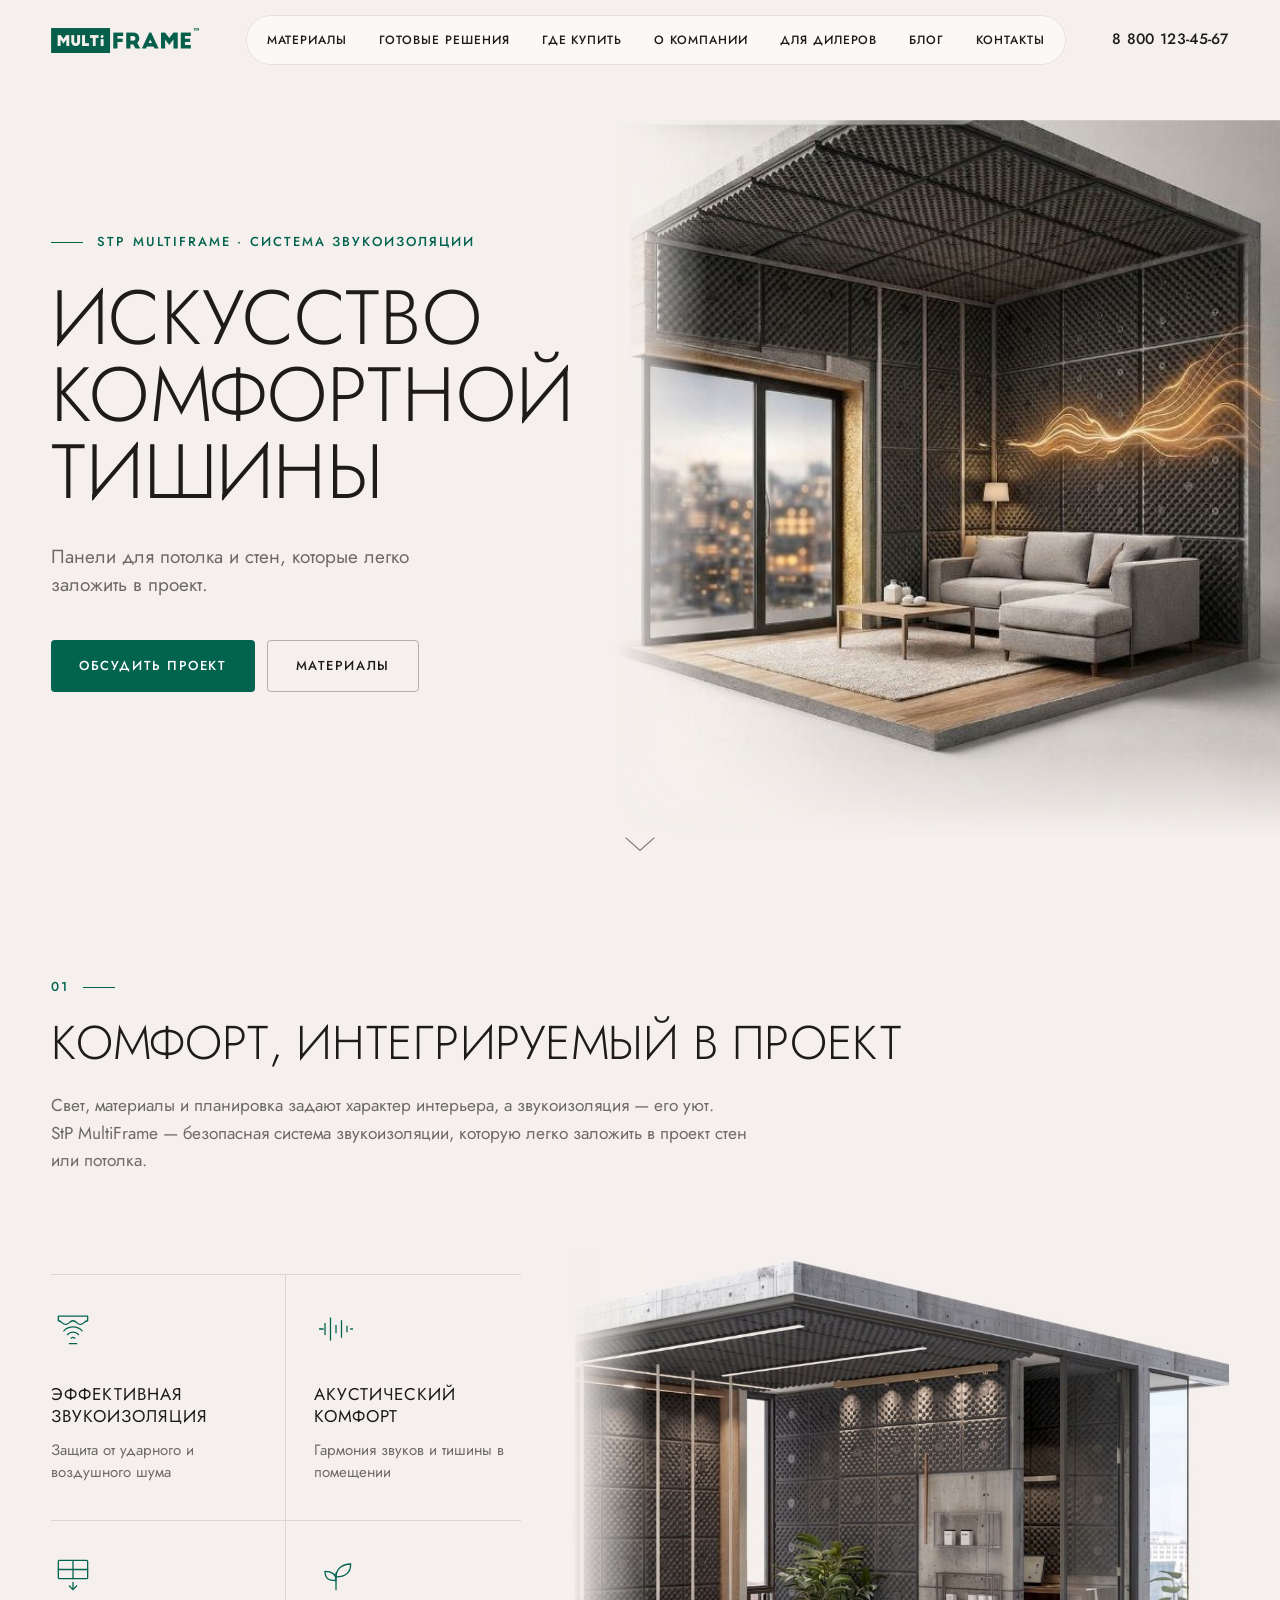
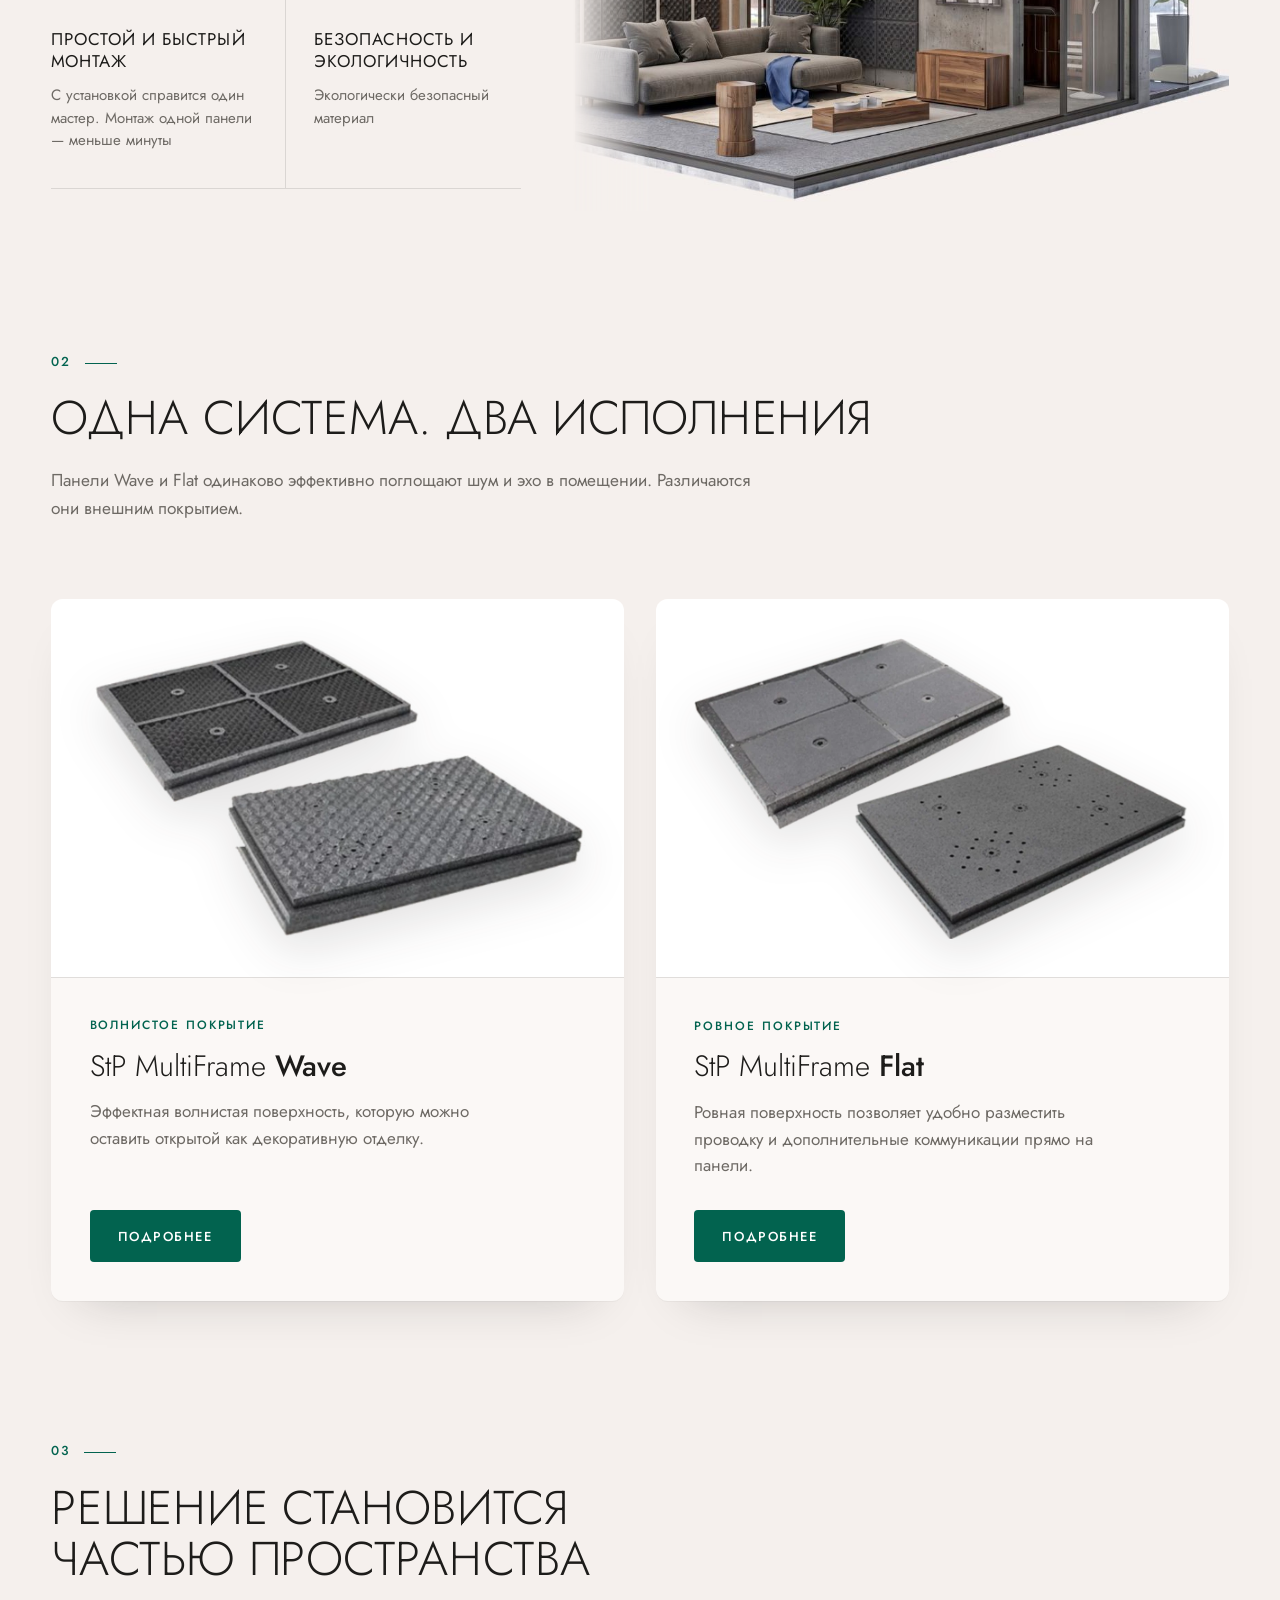
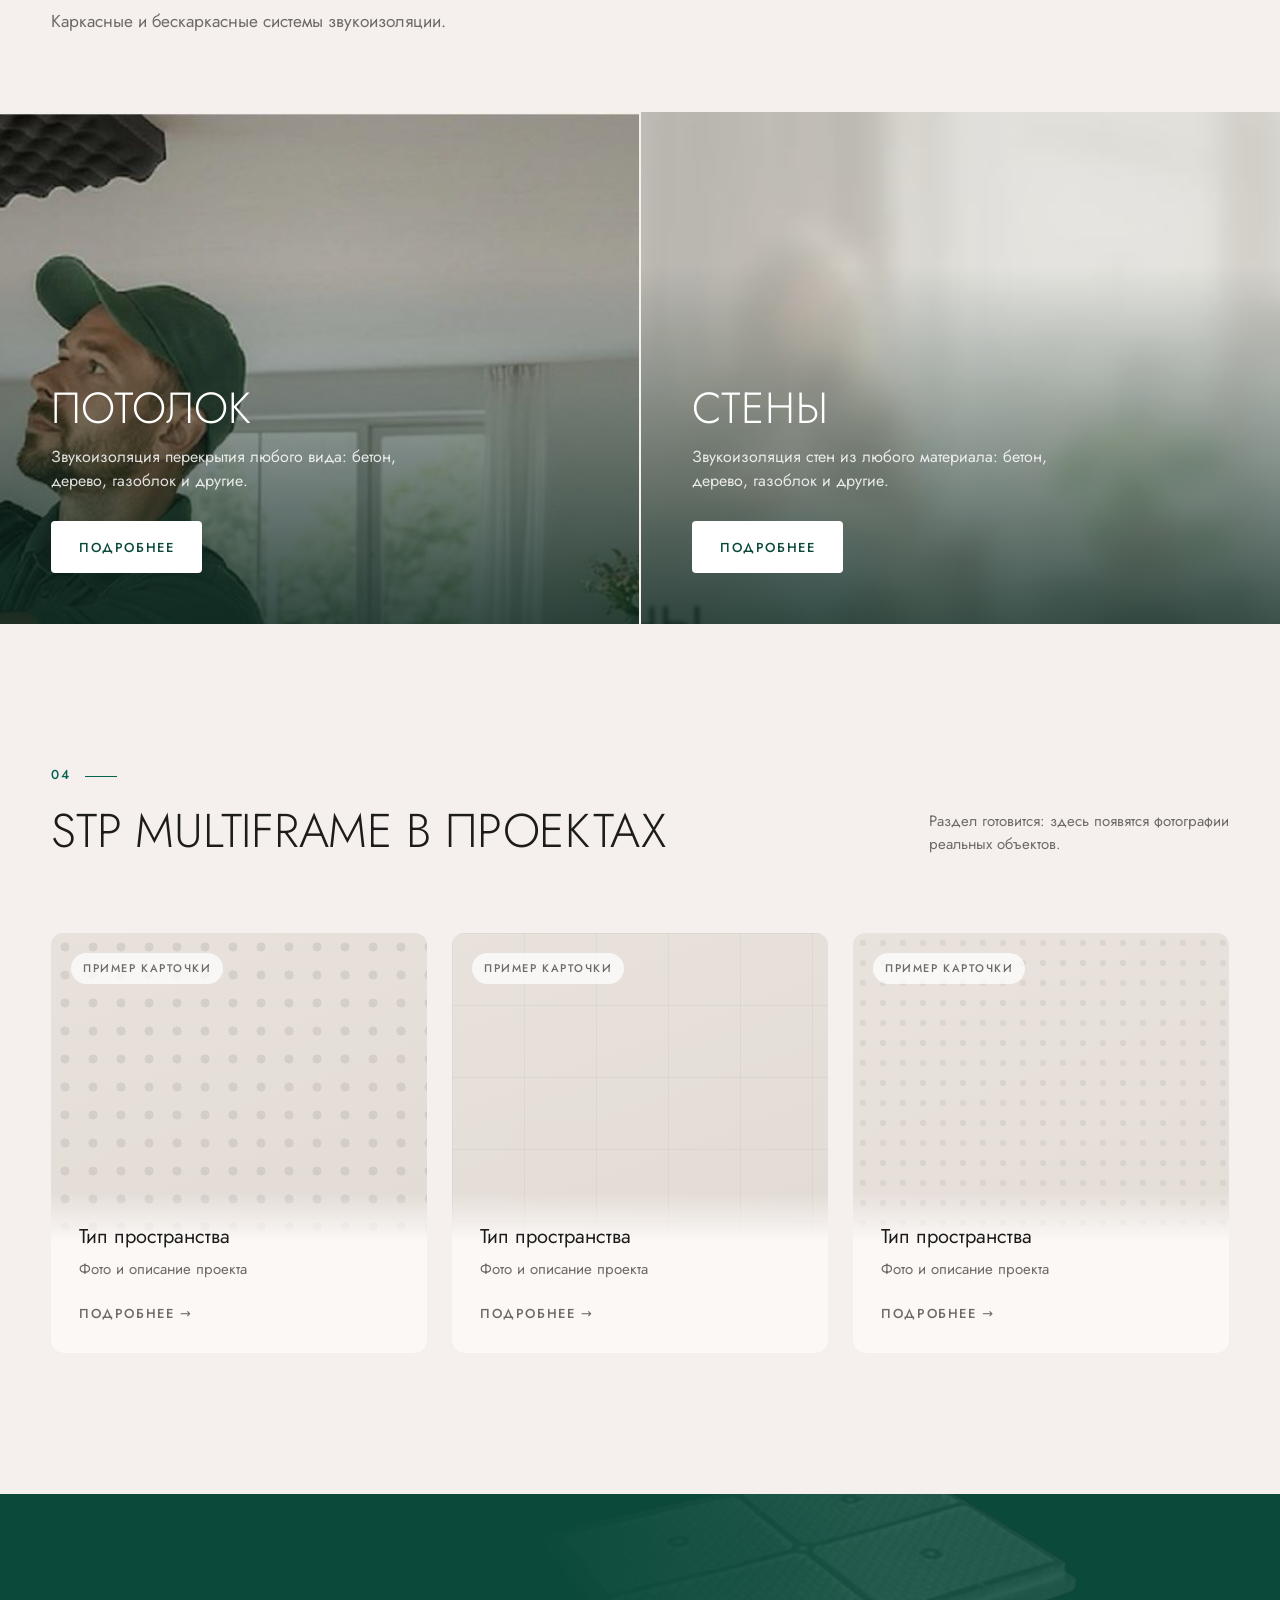
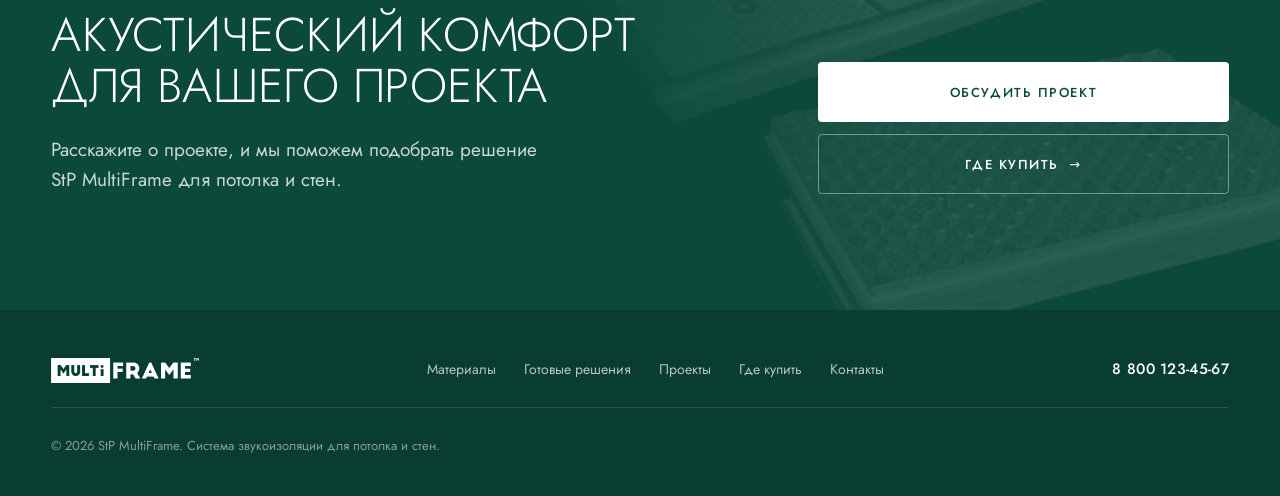
<file: site/index.html>
<!doctype html>
<html lang="ru">
<head>
<meta charset="utf-8">
<meta name="viewport" content="width=device-width, initial-scale=1">
<title>StP&nbsp;MultiFrame — искусство комфортной тишины</title>
<meta name="description" content="StP&nbsp;MultiFrame — безопасная система звукоизоляции, которую легко заложить в проект стен или потолка. Панели Wave и Flat.">
<meta name="theme-color" content="#f5f0ed">
<link rel="preload" href="assets/fonts/jost-cyrillic-300-normal.woff2" as="font" type="font/woff2" crossorigin>
<link rel="preload" href="assets/img/hero.jpg" as="image">
<link rel="stylesheet" href="assets/style.css">
</head>
<body>
<a class="skip" href="#main">Перейти к содержанию</a>

<header class="header" id="top">
  <div class="header__inner">
    <a class="logo" href="#top" aria-label="StP&nbsp;MultiFrame — на главную"><img src="assets/img/logo.png" alt="MultiFrame" width="148" height="25"></a>
    <nav class="nav" id="nav" aria-label="Основное меню">
      <a href="#materials">Материалы</a>
      <a href="#solutions">Готовые решения</a>
      <a href="#contact">Где купить</a>
      <a href="#about">О компании</a>
      <a href="#contact">Для дилеров</a>
      <a href="#projects">Блог</a>
      <a href="#contact">Контакты</a>
    </nav>
    <a class="phone" href="tel:88001234567">8 800 123-45-67</a>
    <button class="burger" type="button" aria-label="Открыть меню" aria-expanded="false" aria-controls="nav"><span></span><span></span></button>
  </div>
</header>

<main id="main">

<section class="hero">
  <div class="wrap hero__grid">
    <div class="hero__text">
      <p class="eyebrow reveal">StP MultiFrame · система звукоизоляции</p>
      <h1 class="hero__title reveal"><span>Искусство</span> <span>комфортной</span> <span>тишины</span></h1>
      <p class="hero__lead reveal">Панели для потолка и стен, которые легко заложить в проект.</p>
      <div class="hero__actions reveal">
        <a class="btn btn--solid" href="#contact">Обсудить проект</a>
        <a class="btn btn--line" href="#materials">Материалы</a>
      </div>
    </div>
  </div>
  <figure class="hero__media reveal reveal--img">
    <img src="assets/img/hero.jpg" alt="Комната в разрезе: потолок и стены покрыты панелями StP MultiFrame" width="607" height="654">
  </figure>
  <a class="hero__down" href="#about" aria-label="Листать вниз">
    <svg viewBox="0 0 40 20" aria-hidden="true"><path d="M2 2l18 16L38 2"/></svg>
  </a>
</section>

<section class="section about" id="about">
  <div class="wrap">
    <header class="head">
      <span class="head__num reveal">01</span>
      <h2 class="h2 reveal">Комфорт, интегрируемый в&nbsp;проект</h2>
      <p class="lead reveal">Свет, материалы и планировка задают характер интерьера, а звукоизоляция — его уют. StP&nbsp;MultiFrame — безопасная система звукоизоляции, которую легко заложить в проект стен или потолка.</p>
    </header>

    <div class="about__grid">
      <ul class="benefits">
        <li class="benefit reveal">
          <svg class="ico" viewBox="0 0 48 48" aria-hidden="true"><path d="M8 10h32M8 10v5c4 0 4 4 8 4s4-4 8-4 4 4 8 4 4-4 8-4v-5"/><path d="M18 30a8 8 0 0 1 12 0M14 26a14 14 0 0 1 20 0M22 34a3 3 0 0 1 4 0"/><path d="M20 40h8"/></svg>
          <h3>Эффективная звукоизоляция</h3>
          <p>Защита от ударного и воздушного шума</p>
        </li>
        <li class="benefit reveal">
          <svg class="ico" viewBox="0 0 48 48" aria-hidden="true"><path d="M6 24h4M12 18v12M18 12v24M24 20v8M30 15v18M36 21v6M42 24h-2"/></svg>
          <h3>Акустический комфорт</h3>
          <p>Гармония звуков и тишины в помещении</p>
        </li>
        <li class="benefit reveal">
          <svg class="ico" viewBox="0 0 48 48" aria-hidden="true"><rect x="8" y="8" width="32" height="20" rx="1"/><path d="M8 18h32M24 8v20"/><path d="M24 32v8M20 36l4 4 4-4"/></svg>
          <h3>Простой и быстрый монтаж</h3>
          <p>С установкой справится один мастер. Монтаж одной панели — меньше минуты</p>
        </li>
        <li class="benefit reveal">
          <svg class="ico" viewBox="0 0 48 48" aria-hidden="true"><path d="M24 40V22"/><path d="M24 26c0-8 6-14 16-14 0 10-6 14-16 14z"/><path d="M24 30c0-6-4-10-12-10 0 8 4 10 12 10z"/></svg>
          <h3>Безопасность и экологичность</h3>
          <p>Экологически безопасный материал</p>
        </li>
      </ul>
      <figure class="about__media reveal reveal--img">
        <img src="assets/img/cutaway.jpg" alt="Интерьер в разрезе со звукоизоляцией StP MultiFrame на стенах и потолке" width="956" height="814" loading="lazy">
      </figure>
    </div>
  </div>
</section>

<section class="section materials" id="materials">
  <div class="wrap">
    <header class="head">
      <span class="head__num reveal">02</span>
      <h2 class="h2 reveal">Одна система. Два исполнения</h2>
      <p class="lead reveal">Панели Wave и Flat одинаково эффективно поглощают шум и эхо в помещении. Различаются они внешним покрытием.</p>
    </header>

    <div class="products">
      <article class="product reveal">
        <div class="product__media"><img src="assets/img/wave.webp" alt="Панели StP MultiFrame Wave с волнистой поверхностью" width="1100" height="666" loading="lazy"></div>
        <div class="product__body">
          <p class="product__tag">Волнистое покрытие</p>
          <h3 class="product__name">StP MultiFrame <b>Wave</b></h3>
          <p class="product__text">Эффектная волнистая поверхность, которую можно оставить открытой как декоративную отделку.</p>
          <a class="btn btn--solid" href="#contact">Подробнее</a>
        </div>
      </article>
      <article class="product reveal">
        <div class="product__media"><img src="assets/img/flat.webp" alt="Панели StP MultiFrame Flat с ровной поверхностью" width="1100" height="668" loading="lazy"></div>
        <div class="product__body">
          <p class="product__tag">Ровное покрытие</p>
          <h3 class="product__name">StP MultiFrame <b>Flat</b></h3>
          <p class="product__text">Ровная поверхность позволяет удобно разместить проводку и дополнительные коммуникации прямо на панели.</p>
          <a class="btn btn--solid" href="#contact">Подробнее</a>
        </div>
      </article>
    </div>
  </div>
</section>

<section class="section solutions" id="solutions">
  <div class="wrap">
    <header class="head">
      <span class="head__num reveal">03</span>
      <h2 class="h2 reveal">Решение становится частью пространства</h2>
      <p class="lead reveal">Каркасные и бескаркасные системы звукоизоляции.</p>
    </header>
  </div>
  <div class="tiles">
    <article class="tile reveal">
      <img src="assets/img/ceiling.jpg" alt="Мастер крепит панель StP MultiFrame к потолку" width="950" height="450" loading="lazy">
      <div class="tile__body">
        <h3 class="tile__title">Потолок</h3>
        <p>Звукоизоляция перекрытия любого вида: бетон, дерево, газоблок и другие.</p>
        <a class="btn btn--solid" href="#contact">Подробнее</a>
      </div>
    </article>
    <article class="tile reveal">
      <img src="assets/img/walls.jpg" alt="Светлая гостиная" width="951" height="380" loading="lazy">
      <div class="tile__body">
        <h3 class="tile__title">Стены</h3>
        <p>Звукоизоляция стен из любого материала: бетон, дерево, газоблок и другие.</p>
        <a class="btn btn--solid" href="#contact">Подробнее</a>
      </div>
    </article>
  </div>
</section>

<section class="section projects" id="projects">
  <div class="wrap">
    <header class="head head--row">
      <div>
        <span class="head__num reveal">04</span>
        <h2 class="h2 reveal">StP MultiFrame в проектах</h2>
      </div>
      <p class="note reveal">Раздел готовится: здесь появятся фотографии реальных объектов.</p>
    </header>
    <div class="cards">
      <article class="card reveal">
        <div class="card__ph card__ph--wave" aria-hidden="true"></div>
        <span class="badge">Пример карточки</span>
        <div class="card__body">
          <h3>Тип пространства</h3>
          <p>Фото и описание проекта</p>
          <span class="more">Подробнее <i aria-hidden="true">→</i></span>
        </div>
      </article>
      <article class="card reveal">
        <div class="card__ph card__ph--flat" aria-hidden="true"></div>
        <span class="badge">Пример карточки</span>
        <div class="card__body">
          <h3>Тип пространства</h3>
          <p>Фото и описание проекта</p>
          <span class="more">Подробнее <i aria-hidden="true">→</i></span>
        </div>
      </article>
      <article class="card reveal">
        <div class="card__ph card__ph--wave card__ph--alt" aria-hidden="true"></div>
        <span class="badge">Пример карточки</span>
        <div class="card__body">
          <h3>Тип пространства</h3>
          <p>Фото и описание проекта</p>
          <span class="more">Подробнее <i aria-hidden="true">→</i></span>
        </div>
      </article>
    </div>
  </div>
</section>

<section class="cta" id="contact">
  <div class="wrap cta__grid">
    <div>
      <h2 class="h2 h2--light reveal">Акустический комфорт для вашего&nbsp;проекта</h2>
      <p class="cta__text reveal">Расскажите о проекте, и мы поможем подобрать решение StP&nbsp;MultiFrame для потолка и стен.</p>
    </div>
    <div class="cta__actions reveal">
      <a class="btn btn--white" href="tel:88001234567">Обсудить проект</a>
      <a class="btn btn--ghost" href="#contact">Где купить <i aria-hidden="true">→</i></a>
    </div>
  </div>
</section>

</main>

<footer class="footer">
  <div class="wrap footer__grid">
    <a class="logo" href="#top"><img src="assets/img/logo-white.png" alt="MultiFrame" width="148" height="25" loading="lazy"></a>
    <nav class="footer__nav" aria-label="Нижнее меню">
      <a href="#materials">Материалы</a>
      <a href="#solutions">Готовые решения</a>
      <a href="#projects">Проекты</a>
      <a href="#contact">Где купить</a>
      <a href="#contact">Контакты</a>
    </nav>
    <a class="phone phone--light" href="tel:88001234567">8 800 123-45-67</a>
    <p class="footer__copy">© 2026 StP MultiFrame. Система звукоизоляции для потолка и стен.</p>
  </div>
</footer>

<script src="assets/main.js" defer></script>
</body>
</html>
</file>
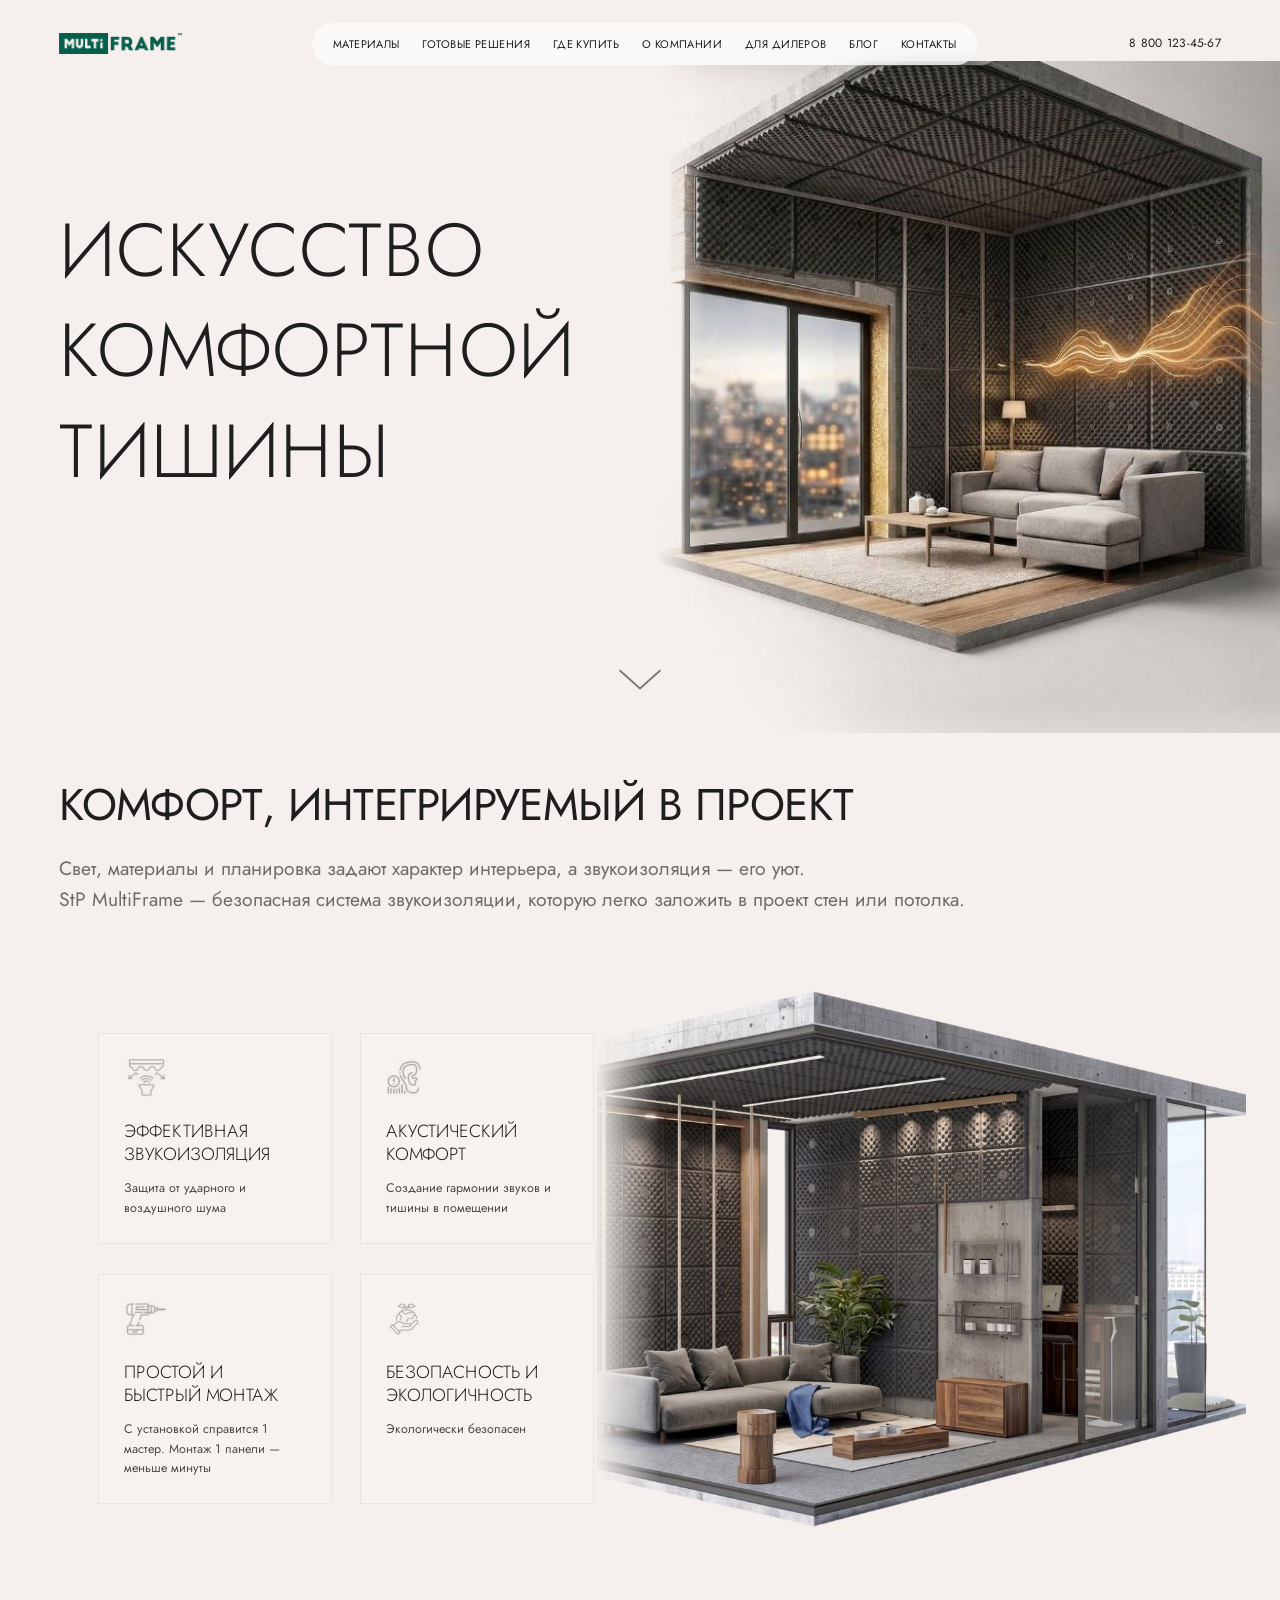
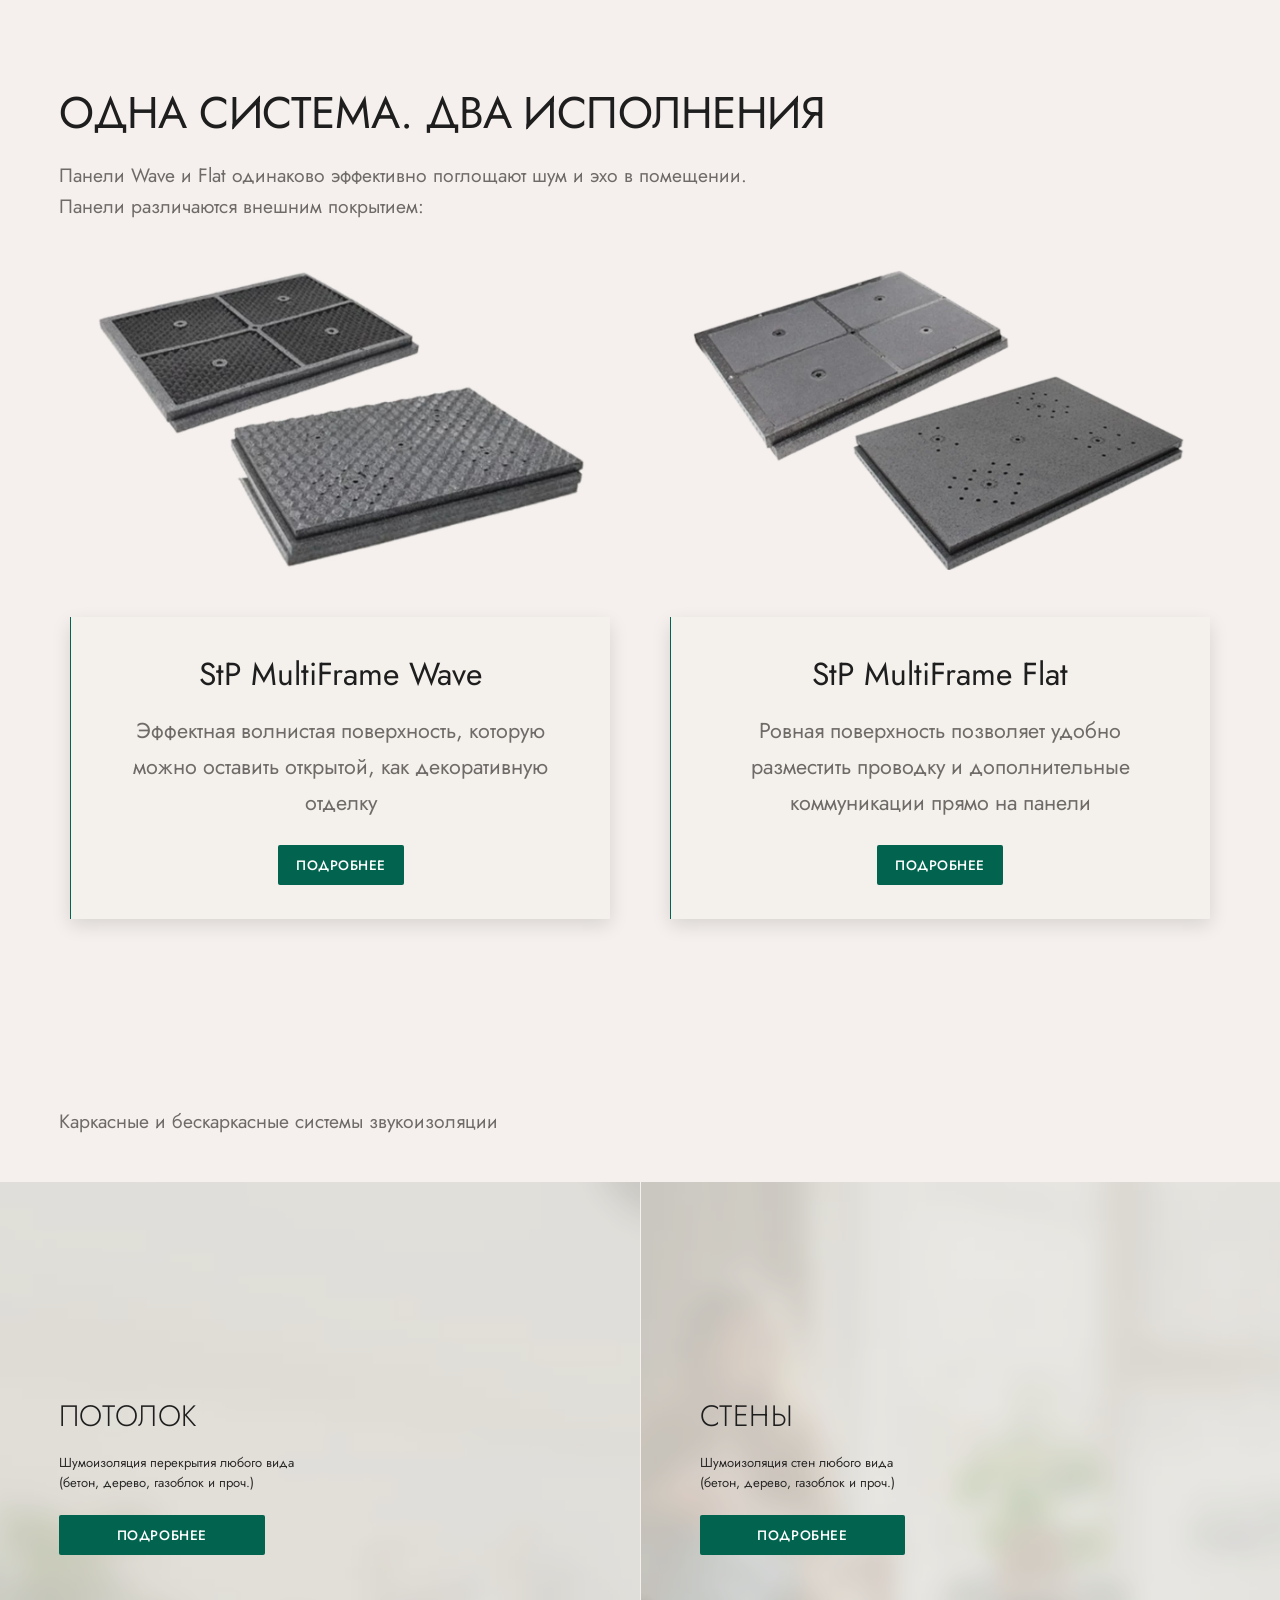
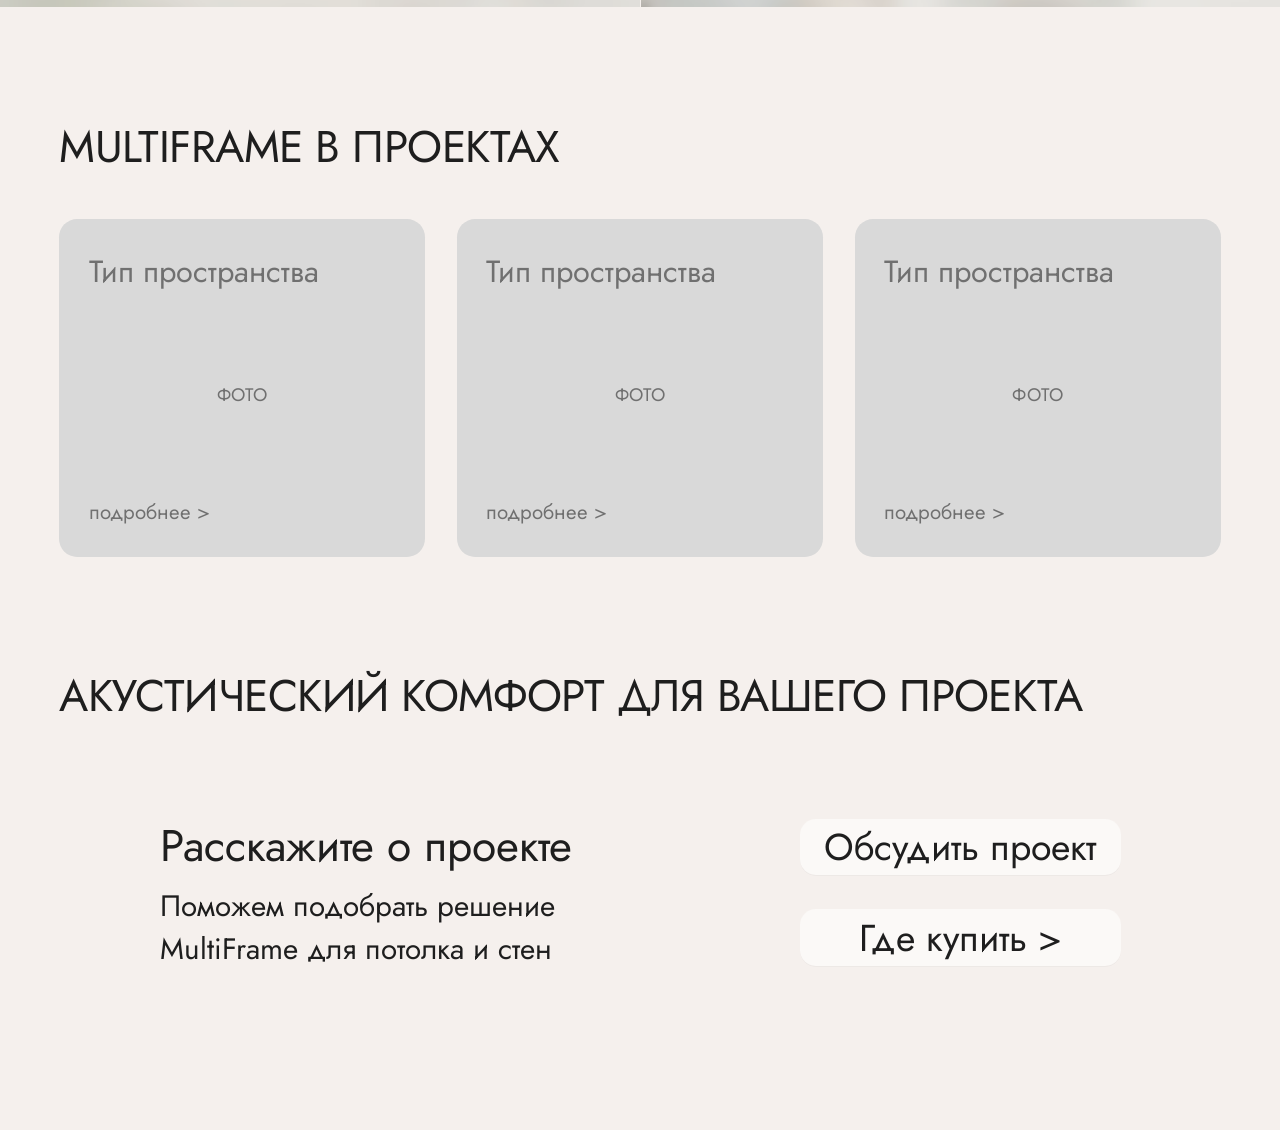
<file: site/v2/index.html>
<!doctype html>
<html lang="ru">
<head>
<meta charset="utf-8">
<meta name="viewport" content="width=device-width, initial-scale=1">
<title>StP MultiFrame — искусство комфортной тишины</title>
<meta name="description" content="StP MultiFrame — безопасная система звукоизоляции, которую легко заложить в проект стен или потолка.">
<meta name="theme-color" content="#f5f0ed">
<link rel="preload" href="../assets/fonts/jost-cyrillic-300-normal.woff2" as="font" type="font/woff2" crossorigin>
<link rel="stylesheet" href="assets/style.css">
</head>
<body>
<div class="page">

<header class="header" id="top">
  <a class="logo" href="#top" aria-label="StP MultiFrame — на главную"><img src="../assets/img/logo.png" alt="MultiFrame" width="1024" height="173"></a>
  <nav class="nav" id="nav" aria-label="Основное меню">
    <a href="#materials">Материалы</a>
    <a href="#solutions">Готовые решения</a>
    <a href="#contact">Где купить</a>
    <a href="#about">О компании</a>
    <a href="#contact">Для дилеров</a>
    <a href="#projects">Блог</a>
    <a href="#contact">Контакты</a>
  </nav>
  <a class="phone" href="tel:88001234567">8 800 123-45-67</a>
  <button class="burger" type="button" aria-label="Открыть меню" aria-expanded="false" aria-controls="nav"><span></span><span></span></button>
</header>

<main>
<section class="hero">
  <h1 class="hero__title fade">Искусство<br>комфортной<br>тишины</h1>
  <img class="hero__img fade" src="../assets/img/hero.jpg" alt="Комната в разрезе: потолок и стены с панелями StP MultiFrame" width="607" height="654">
  <a class="hero__down" href="#about" aria-label="Листать вниз"><svg viewBox="0 0 40 20" aria-hidden="true"><path d="M2 2l18 16L38 2"/></svg></a>
</section>

<section class="sec about" id="about">
  <h2 class="h2 fade">Комфорт, интегрируемый в&nbsp;проект</h2>
  <p class="lead fade">Свет, материалы и планировка задают характер интерьера, а звукоизоляция — его уют. <br>StP MultiFrame — безопасная система звукоизоляции, которую легко заложить в проект стен или потолка.</p>
  <div class="about__stage">
    <img class="about__img fade" src="../assets/img/cutaway.jpg" alt="Интерьер в разрезе со звукоизоляцией StP MultiFrame" width="956" height="814" loading="lazy">
    <ul class="benefits">
      <li class="benefit fade"><img src="assets/icon1.png" alt="" width="140" height="123"><h3>Эффективная<br>звукоизоляция</h3><p>Защита от ударного и воздушного шума</p></li>
      <li class="benefit fade"><img src="assets/icon2.png" alt="" width="137" height="140"><h3>Акустический<br>комфорт</h3><p>Создание гармонии звуков и тишины в помещении</p></li>
      <li class="benefit fade"><img src="assets/icon3.png" alt="" width="140" height="124"><h3>Простой и<br>быстрый монтаж</h3><p>С установкой справится 1 мастер. Монтаж 1 панели — меньше минуты</p></li>
      <li class="benefit fade"><img src="assets/icon4.png" alt="" width="125" height="140"><h3>Безопасность и<br>экологичность</h3><p>Экологически безопасен</p></li>
    </ul>
  </div>
</section>

<section class="sec materials" id="materials">
  <h2 class="h2 fade">Одна система. Два исполнения</h2>
  <p class="lead fade">Панели Wave и Flat одинаково эффективно поглощают шум и эхо в помещении. <br>Панели различаются внешним покрытием:</p>
  <div class="products">
    <article class="product fade">
      <img class="product__img" src="../assets/img/wave.webp" alt="Панели StP MultiFrame Wave" width="1100" height="666" loading="lazy">
      <div class="product__card">
        <h3>StP MultiFrame Wave</h3>
        <p>Эффектная волнистая поверхность, которую можно оставить открытой, как декоративную отделку</p>
        <a class="btn" href="#contact">Подробнее</a>
      </div>
    </article>
    <article class="product fade">
      <img class="product__img" src="../assets/img/flat.webp" alt="Панели StP MultiFrame Flat" width="1100" height="668" loading="lazy">
      <div class="product__card">
        <h3>StP MultiFrame Flat</h3>
        <p>Ровная поверхность позволяет удобно разместить проводку и дополнительные коммуникации прямо на панели</p>
        <a class="btn" href="#contact">Подробнее</a>
      </div>
    </article>
  </div>
</section>

<section class="sec solutions" id="solutions">
  <h2 class="h2 fade">Решение становится частью пространства</h2>
  <p class="lead fade">Каркасные и бескаркасные системы звукоизоляции</p>
  <div class="tiles">
    <article class="tile" style="--bg:url(tile-ceiling.jpg)">
      <div class="tile__body fade">
        <h3>Потолок</h3>
        <p>Шумоизоляция перекрытия любого вида<br>(бетон, дерево, газоблок и проч.)</p>
        <a class="btn btn--wide" href="#contact">Подробнее</a>
      </div>
    </article>
    <article class="tile" style="--bg:url(tile-walls.jpg)">
      <div class="tile__body fade">
        <h3>Стены</h3>
        <p>Шумоизоляция стен любого вида<br>(бетон, дерево, газоблок и проч.)</p>
        <a class="btn btn--wide" href="#contact">Подробнее</a>
      </div>
    </article>
  </div>
</section>

<section class="sec projects" id="projects">
  <h2 class="h2 fade">MultiFrame в проектах</h2>
  <div class="cards">
    <a class="card fade" href="#contact"><span class="card__type">Тип пространства</span><span class="card__ph">Фото</span><span class="card__more">подробнее &gt;</span></a>
    <a class="card fade" href="#contact"><span class="card__type">Тип пространства</span><span class="card__ph">Фото</span><span class="card__more">подробнее &gt;</span></a>
    <a class="card fade" href="#contact"><span class="card__type">Тип пространства</span><span class="card__ph">Фото</span><span class="card__more">подробнее &gt;</span></a>
  </div>
</section>

<section class="sec cta" id="contact">
  <h2 class="h2 fade">Акустический комфорт для вашего проекта</h2>
  <div class="cta__row">
    <div class="cta__text fade">
      <p class="cta__big">Расскажите о проекте</p>
      <p>Поможем подобрать решение<br>MultiFrame для потолка и стен</p>
    </div>
    <div class="cta__btns fade">
      <a class="pill" href="tel:88001234567">Обсудить проект</a>
      <a class="pill" href="#contact">Где купить &gt;</a>
    </div>
  </div>
</section>
</main>

</div>
<script src="assets/main.js" defer></script>
</body>
</html>
</file>
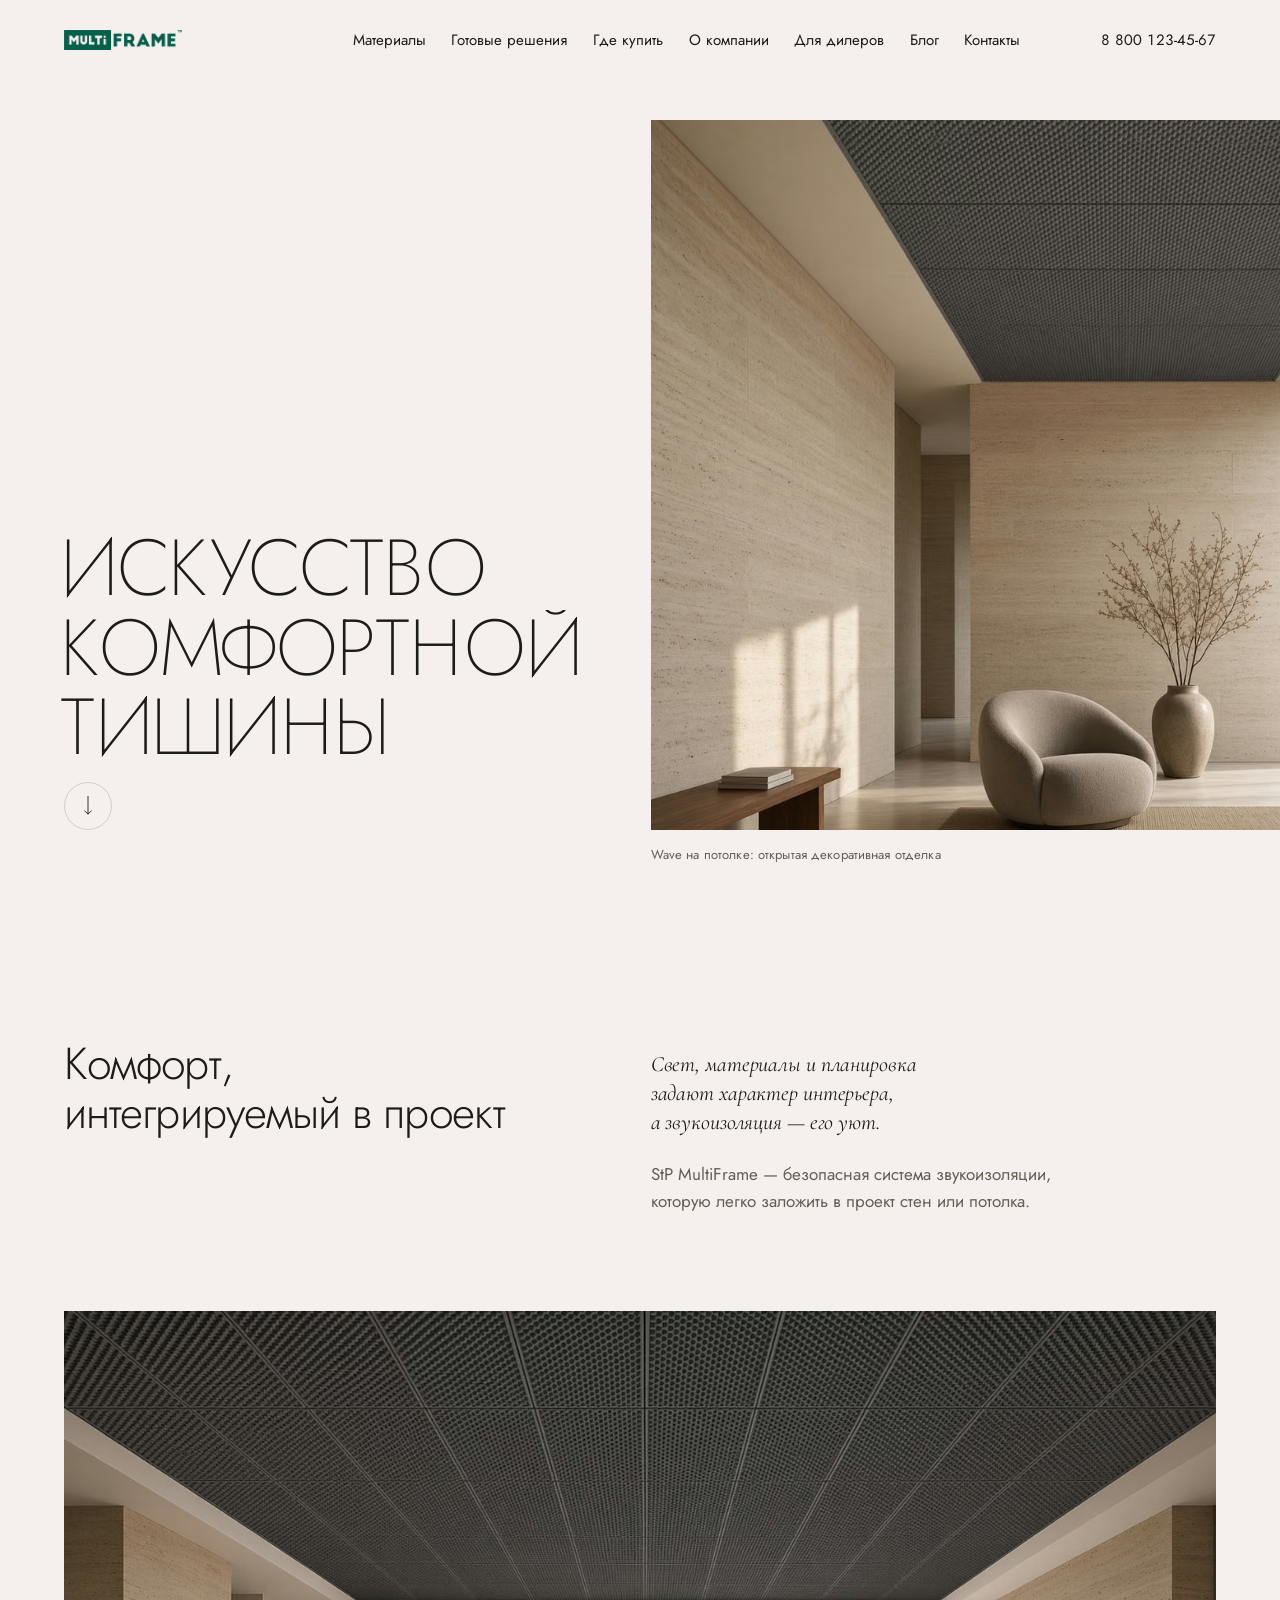
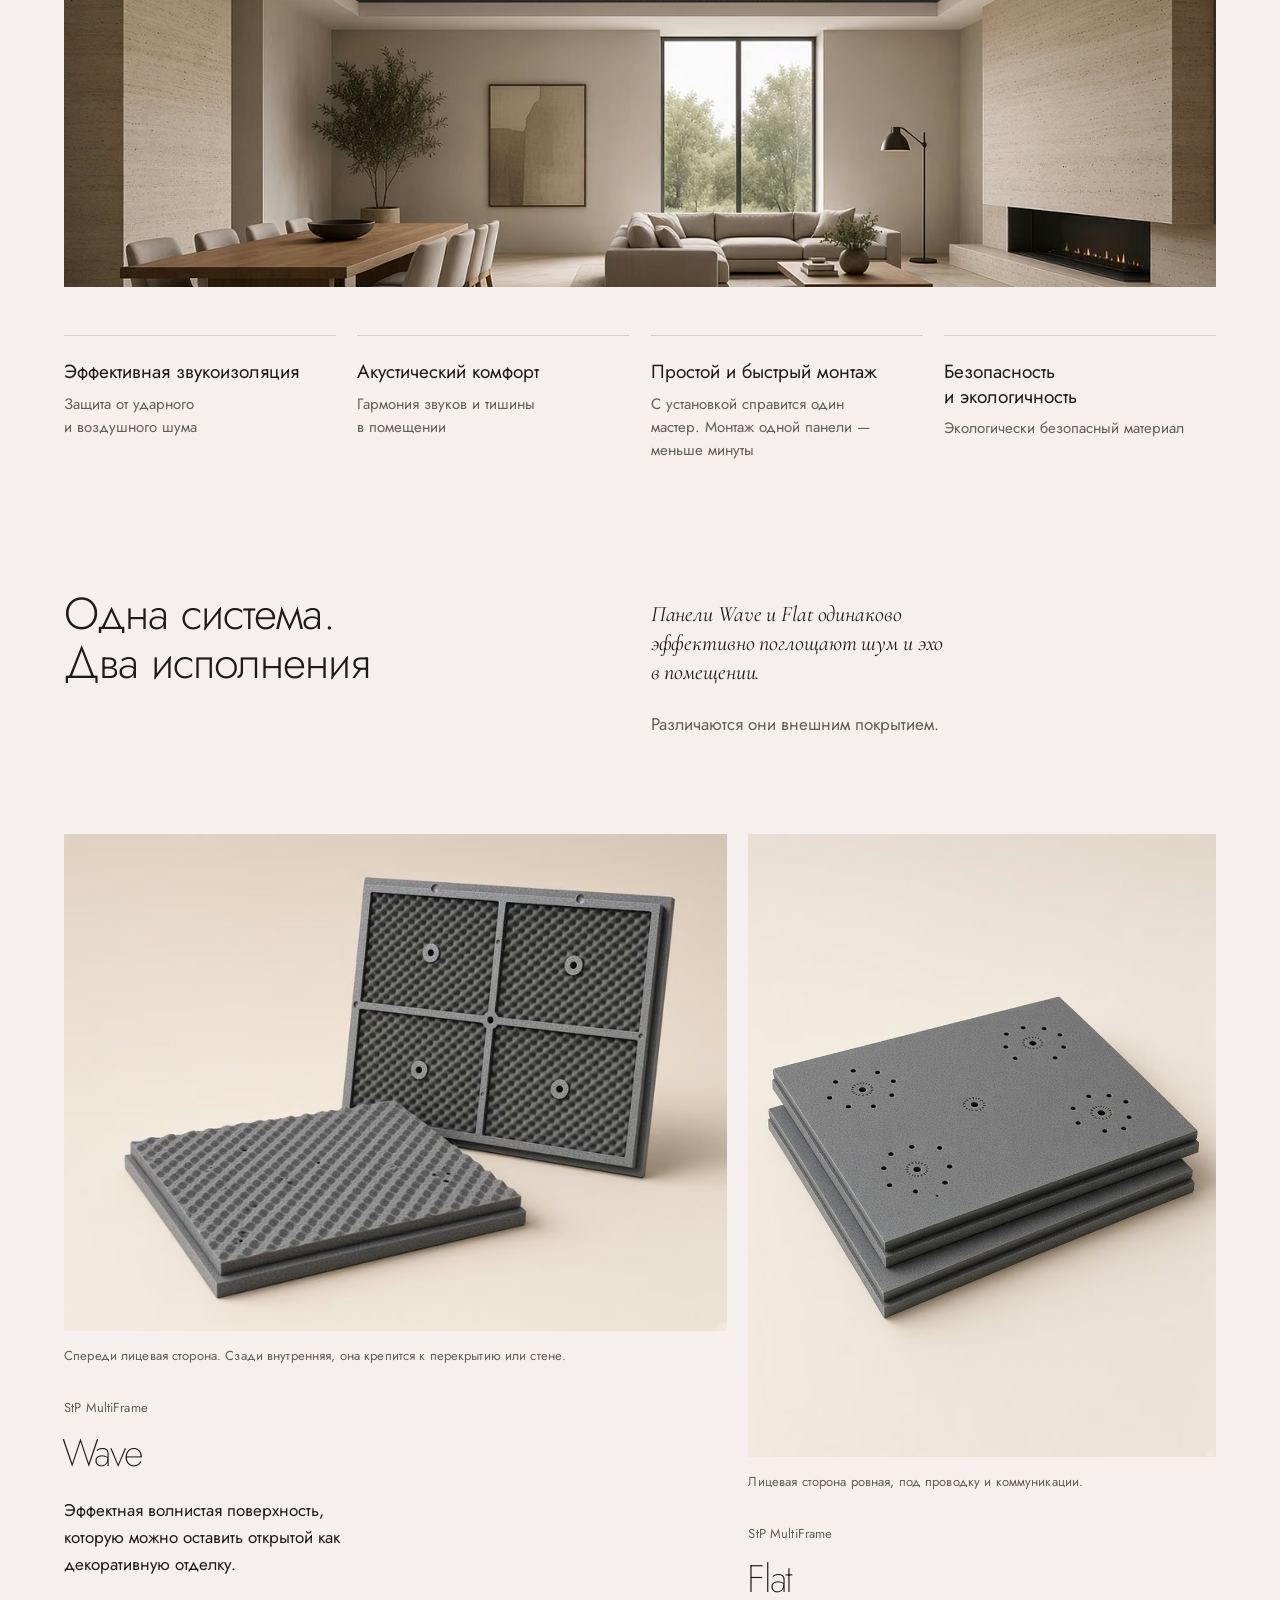
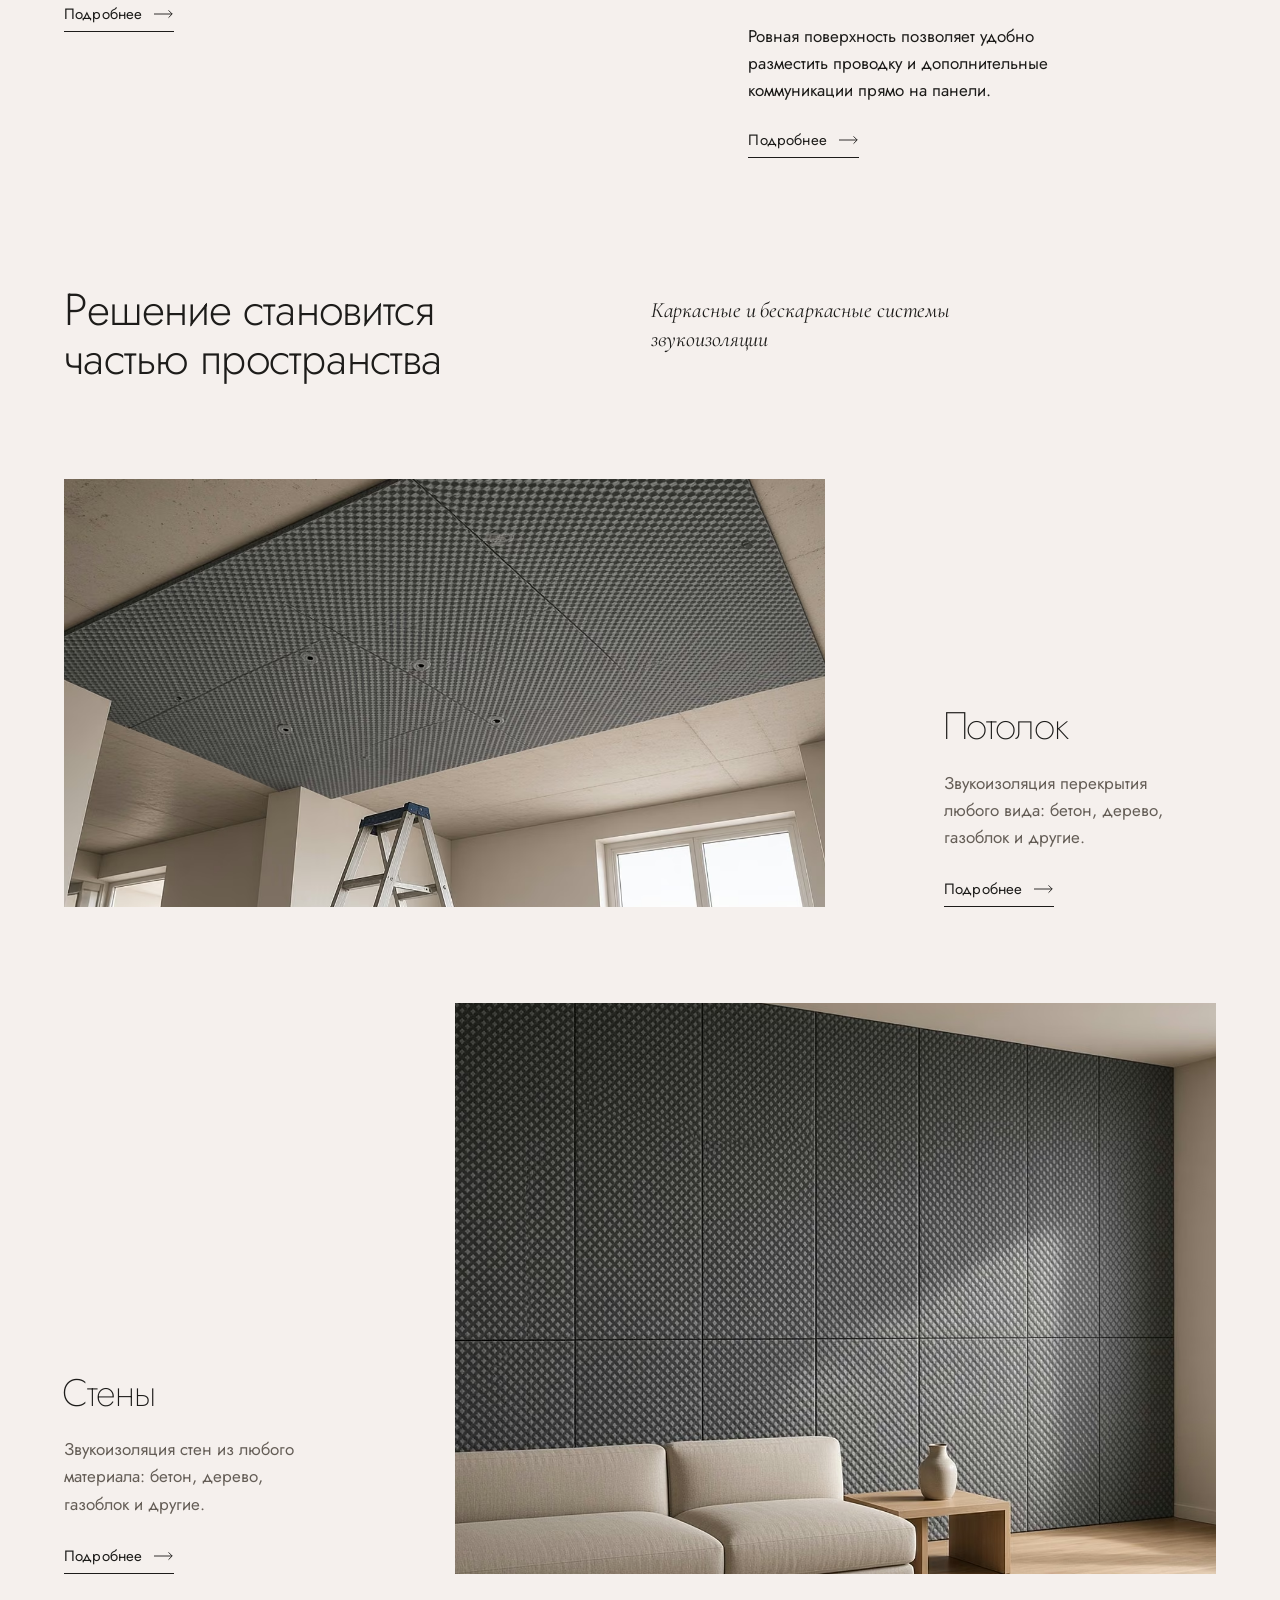
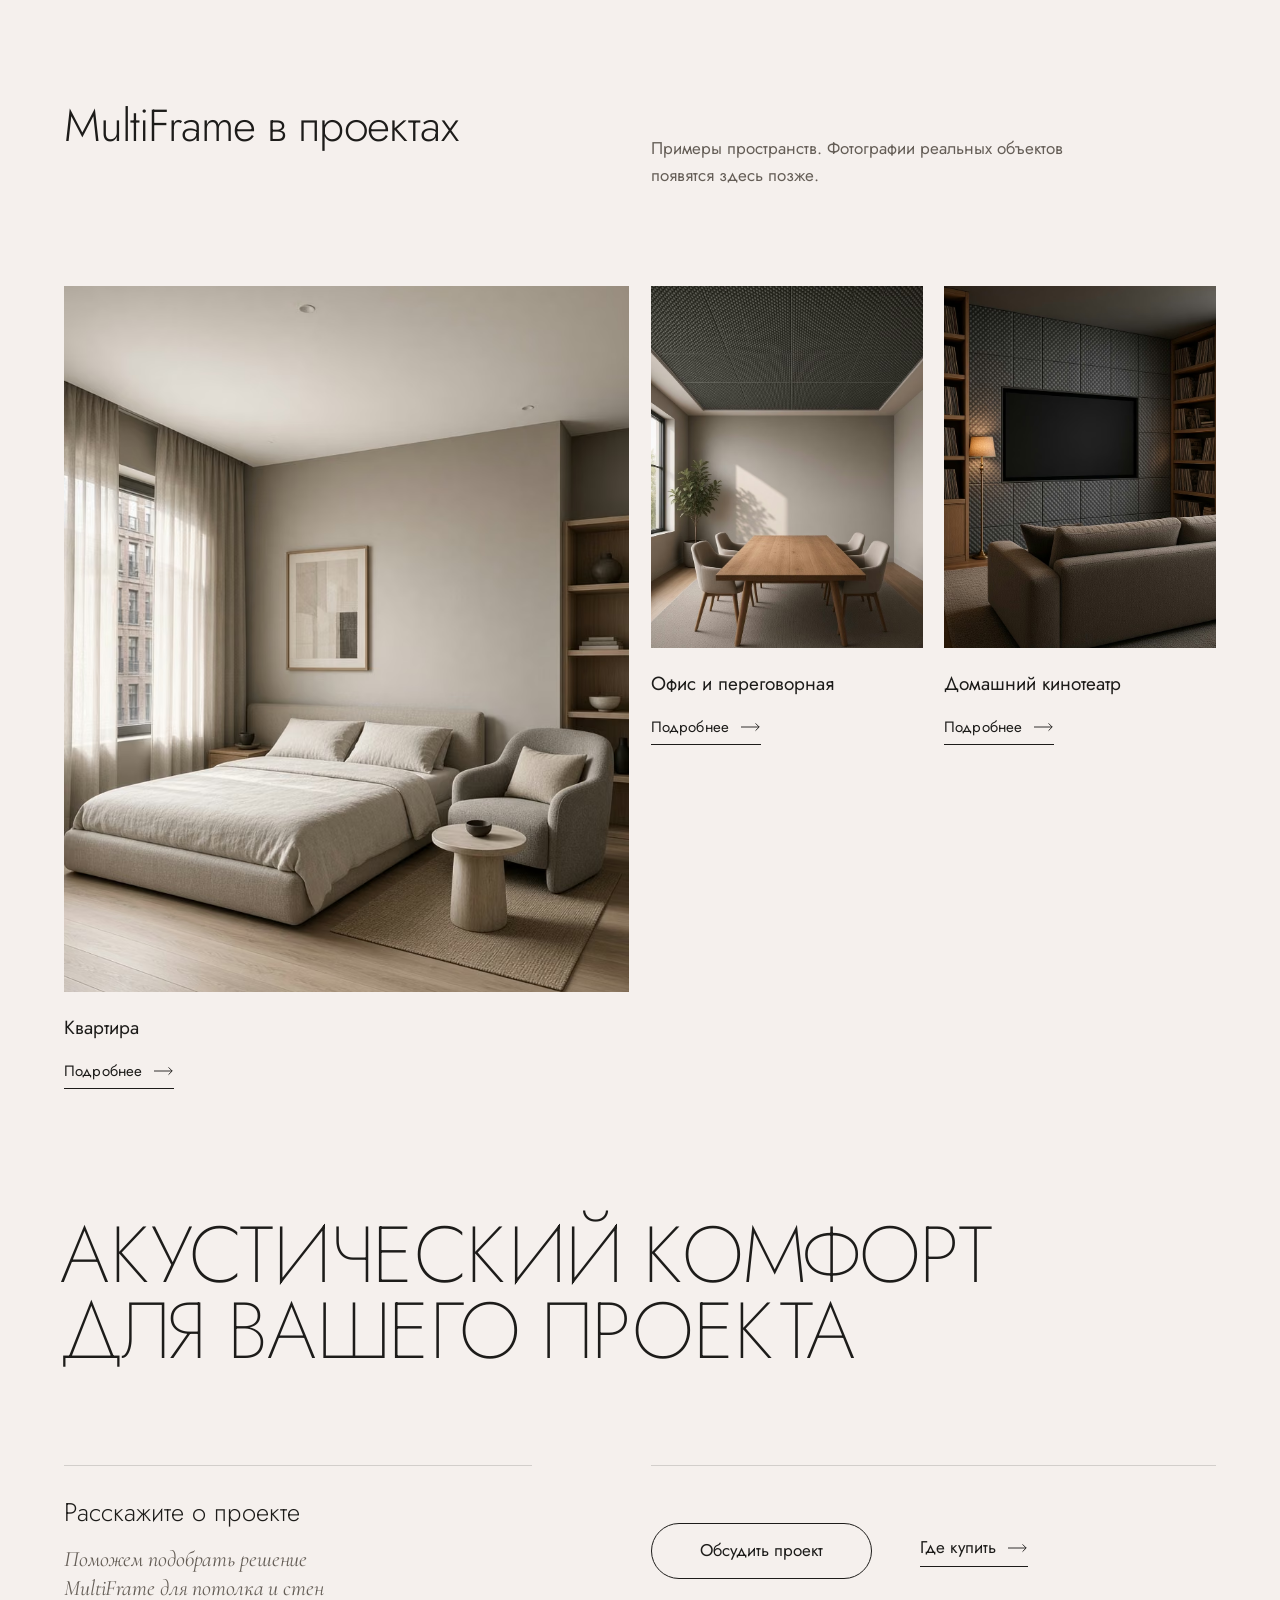
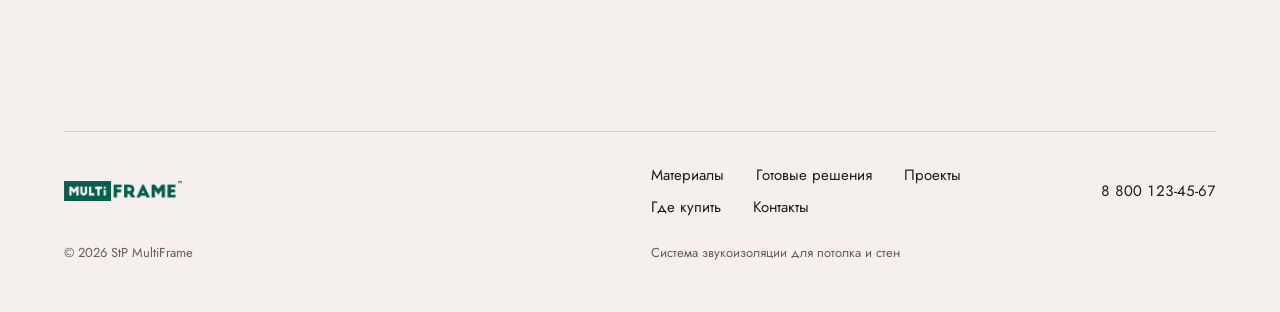
<file: site/v3/index.html>
<!doctype html>
<html lang="ru">
<head>
<meta charset="utf-8">
<meta name="viewport" content="width=device-width, initial-scale=1">
<title>StP&nbsp;MultiFrame — искусство комфортной тишины</title>
<meta name="description" content="StP MultiFrame — безопасная система звукоизоляции, которую легко заложить в проект стен или потолка. Панели Wave и Flat.">
<meta name="theme-color" content="#f5f0ed">
<link rel="preload" href="assets/fonts/jost-cyrillic-200-normal.woff2" as="font" type="font/woff2" crossorigin>
<link rel="stylesheet" href="assets/style.css">
<script>document.documentElement.classList.add("js")</script>
</head>
<body class="is-loading">
<a class="skip" href="#main">Перейти к содержанию</a>

<header class="bar" id="top">
  <div class="g bar__in">
    <a class="bar__logo" href="#top" aria-label="StP MultiFrame — наверх"><img src="assets/img/logo.png" alt="MultiFrame" width="118" height="20"></a>
    <nav class="bar__nav" id="nav" aria-label="Основное меню">
      <a href="#materials">Материалы</a>
      <a href="#solutions">Готовые решения</a>
      <a href="#contact">Где купить</a>
      <a href="#about">О компании</a>
      <a href="#contact">Для дилеров</a>
      <a href="#projects">Блог</a>
      <a href="#contact">Контакты</a>
    </nav>
    <a class="bar__phone" href="tel:88001234567">8 800 123-45-67</a>
    <button class="bar__menu" type="button" aria-expanded="false" aria-controls="nav">Меню</button>
  </div>
</header>

<main id="main">

<section class="g hero">
  <h1 class="hero__title">
    <span class="ln"><span>Искусство</span></span>
    <span class="ln"><span>комфортной</span></span>
    <span class="ln"><span>тишины</span></span>
  </h1>
  <figure class="hero__media">
    <div class="frame frame--hero"><picture><source type="image/avif" srcset="assets/img/hero-800.avif 800w, assets/img/hero-1400.avif 1400w" sizes="(max-width: 960px) 100vw, 50vw"><source type="image/webp" srcset="assets/img/hero-800.webp 800w, assets/img/hero-1400.webp 1400w" sizes="(max-width: 960px) 100vw, 50vw"><img src="assets/img/hero-1400.webp" alt="Светлый интерьер с травертином, потолок отделан панелями StP MultiFrame Wave лицевой стороной наружу" width="864" height="1152" fetchpriority="high"></picture></div>
    <figcaption class="cap">Wave на потолке: открытая декоративная отделка</figcaption>
  </figure>
  <a class="hero__down" href="#about" aria-label="Листать вниз"><svg viewBox="0 0 10 22" aria-hidden="true"><path d="M5 0v20M1 16l4 4 4-4"/></svg></a>
</section>

<section class="g sec about" id="about">
  <h2 class="h2 sec__h" data-r>Комфорт, интегрируемый в&nbsp;проект</h2>
  <div class="sec__lead" data-r>
    <p class="serif">Свет, материалы и&nbsp;планировка задают характер интерьера, а&nbsp;звукоизоляция&nbsp;— его уют.</p>
    <p class="sub">StP&nbsp;MultiFrame&nbsp;— безопасная система звукоизоляции, которую легко заложить в&nbsp;проект стен или потолка.</p>
  </div>
  <figure class="about__media" data-r>
    <div class="frame frame--wide"><picture><source type="image/avif" srcset="assets/img/comfort-800.avif 800w, assets/img/comfort-1400.avif 1400w, assets/img/comfort-2000.avif 2000w" sizes="(max-width: 960px) 100vw, 92vw"><source type="image/webp" srcset="assets/img/comfort-800.webp 800w, assets/img/comfort-1400.webp 1400w, assets/img/comfort-2000.webp 2000w" sizes="(max-width: 960px) 100vw, 92vw"><img class="px" src="assets/img/comfort-1400.webp" alt="Просторная гостиная-столовая с потолком из графитовых панелей StP MultiFrame" width="1280" height="720" loading="lazy" decoding="async"></picture></div>
  </figure>
  <dl class="facts">
    <div class="fact" data-r><dt>Эффективная звукоизоляция</dt><dd>Защита от&nbsp;ударного и&nbsp;воздушного шума</dd></div>
    <div class="fact" data-r><dt>Акустический комфорт</dt><dd>Гармония звуков и&nbsp;тишины в&nbsp;помещении</dd></div>
    <div class="fact" data-r><dt>Простой и&nbsp;быстрый монтаж</dt><dd>С&nbsp;установкой справится один мастер. Монтаж одной панели&nbsp;— меньше минуты</dd></div>
    <div class="fact" data-r><dt>Безопасность и&nbsp;экологичность</dt><dd>Экологически безопасный материал</dd></div>
  </dl>
</section>

<section class="g sec materials" id="materials">
  <h2 class="h2 sec__h" data-r>Одна система. Два&nbsp;исполнения</h2>
  <div class="sec__lead" data-r>
    <p class="serif">Панели Wave и&nbsp;Flat одинаково эффективно поглощают шум и&nbsp;эхо в&nbsp;помещении.</p>
    <p class="sub">Различаются они внешним покрытием.</p>
  </div>
  <article class="item item--wave" data-r>
    <a class="frame frame--43 zoom" href="#contact" tabindex="-1" aria-hidden="true"><picture><source type="image/avif" srcset="assets/img/wave-800.avif 800w, assets/img/wave-1400.avif 1400w" sizes="(max-width: 960px) 100vw, 55vw"><source type="image/webp" srcset="assets/img/wave-800.webp 800w, assets/img/wave-1400.webp 1400w" sizes="(max-width: 960px) 100vw, 55vw"><img src="assets/img/wave-1400.webp" alt="" width="1152" height="864" loading="lazy" decoding="async"></picture></a>
    <p class="cap">Спереди лицевая сторона. Сзади внутренняя, она крепится к&nbsp;перекрытию или стене.</p>
    <div class="item__body">
      <p class="item__brand">StP&nbsp;MultiFrame</p>
      <h3 class="h3">Wave</h3>
      <p class="item__text">Эффектная волнистая поверхность, которую можно оставить открытой как декоративную отделку.</p>
      <a class="link" href="#contact">Подробнее<svg viewBox="0 0 22 10" aria-hidden="true"><path d="M0 5h20M16 1l4 4-4 4"/></svg></a>
    </div>
  </article>
  <article class="item item--flat" data-r>
    <a class="frame frame--34 zoom" href="#contact" tabindex="-1" aria-hidden="true"><picture><source type="image/avif" srcset="assets/img/flat-800.avif 800w, assets/img/flat-1400.avif 1400w" sizes="(max-width: 960px) 100vw, 40vw"><source type="image/webp" srcset="assets/img/flat-800.webp 800w, assets/img/flat-1400.webp 1400w" sizes="(max-width: 960px) 100vw, 40vw"><img src="assets/img/flat-1400.webp" alt="" width="864" height="1152" loading="lazy" decoding="async"></picture></a>
    <p class="cap">Лицевая сторона ровная, под проводку и&nbsp;коммуникации.</p>
    <div class="item__body">
      <p class="item__brand">StP&nbsp;MultiFrame</p>
      <h3 class="h3">Flat</h3>
      <p class="item__text">Ровная поверхность позволяет удобно разместить проводку и&nbsp;дополнительные коммуникации прямо на&nbsp;панели.</p>
      <a class="link" href="#contact">Подробнее<svg viewBox="0 0 22 10" aria-hidden="true"><path d="M0 5h20M16 1l4 4-4 4"/></svg></a>
    </div>
  </article>
</section>

<section class="g sec solutions" id="solutions">
  <h2 class="h2 sec__h" data-r>Решение становится частью пространства</h2>
  <div class="sec__lead" data-r><p class="serif">Каркасные и&nbsp;бескаркасные системы звукоизоляции</p></div>
  <article class="sol sol--ceil">
    <a class="frame frame--169 zoom" href="#contact" tabindex="-1" aria-hidden="true" data-r><picture><source type="image/avif" srcset="assets/img/ceiling-800.avif 800w, assets/img/ceiling-1400.avif 1400w, assets/img/ceiling-2000.avif 2000w" sizes="(max-width: 960px) 100vw, 64vw"><source type="image/webp" srcset="assets/img/ceiling-800.webp 800w, assets/img/ceiling-1400.webp 1400w, assets/img/ceiling-2000.webp 2000w" sizes="(max-width: 960px) 100vw, 64vw"><img class="px" src="assets/img/ceiling-1400.webp" alt="" width="1280" height="720" loading="lazy" decoding="async"></picture></a>
    <div class="sol__body" data-r>
      <h3 class="h3">Потолок</h3>
      <p>Звукоизоляция перекрытия любого вида: бетон, дерево, газоблок и&nbsp;другие.</p>
      <a class="link" href="#contact">Подробнее<svg viewBox="0 0 22 10" aria-hidden="true"><path d="M0 5h20M16 1l4 4-4 4"/></svg></a>
    </div>
  </article>
  <article class="sol sol--wall">
    <div class="sol__body" data-r>
      <h3 class="h3">Стены</h3>
      <p>Звукоизоляция стен из&nbsp;любого материала: бетон, дерево, газоблок и&nbsp;другие.</p>
      <a class="link" href="#contact">Подробнее<svg viewBox="0 0 22 10" aria-hidden="true"><path d="M0 5h20M16 1l4 4-4 4"/></svg></a>
    </div>
    <a class="frame frame--43 zoom" href="#contact" tabindex="-1" aria-hidden="true" data-r><picture><source type="image/avif" srcset="assets/img/walls-800.avif 800w, assets/img/walls-1400.avif 1400w" sizes="(max-width: 960px) 100vw, 64vw"><source type="image/webp" srcset="assets/img/walls-800.webp 800w, assets/img/walls-1400.webp 1400w" sizes="(max-width: 960px) 100vw, 64vw"><img class="px" src="assets/img/walls-1400.webp" alt="" width="1152" height="864" loading="lazy" decoding="async"></picture></a>
  </article>
</section>

<section class="g sec projects" id="projects">
  <h2 class="h2 sec__h" data-r>MultiFrame в&nbsp;проектах</h2>
  <div class="sec__lead" data-r><p class="sub">Примеры пространств. Фотографии реальных объектов появятся здесь позже.</p></div>
  <article class="proj proj--a" data-r>
    <a class="frame frame--45 zoom" href="#contact" tabindex="-1" aria-hidden="true"><picture><source type="image/avif" srcset="assets/img/proj-apartment-800.avif 800w, assets/img/proj-apartment-1400.avif 1400w" sizes="(max-width: 960px) 100vw, 46vw"><source type="image/webp" srcset="assets/img/proj-apartment-800.webp 800w, assets/img/proj-apartment-1400.webp 1400w" sizes="(max-width: 960px) 100vw, 46vw"><img src="assets/img/proj-apartment-1400.webp" alt="" width="864" height="1152" loading="lazy" decoding="async"></picture></a>
    <h3 class="proj__h">Квартира</h3>
    <a class="link" href="#contact">Подробнее<svg viewBox="0 0 22 10" aria-hidden="true"><path d="M0 5h20M16 1l4 4-4 4"/></svg></a>
  </article>
  <article class="proj proj--b" data-r>
    <a class="frame frame--34 zoom" href="#contact" tabindex="-1" aria-hidden="true"><picture><source type="image/avif" srcset="assets/img/proj-office-800.avif 800w, assets/img/proj-office-1400.avif 1400w" sizes="(max-width: 960px) 100vw, 23vw"><source type="image/webp" srcset="assets/img/proj-office-800.webp 800w, assets/img/proj-office-1400.webp 1400w" sizes="(max-width: 960px) 100vw, 23vw"><img src="assets/img/proj-office-1400.webp" alt="" width="864" height="1152" loading="lazy" decoding="async"></picture></a>
    <h3 class="proj__h">Офис и&nbsp;переговорная</h3>
    <a class="link" href="#contact">Подробнее<svg viewBox="0 0 22 10" aria-hidden="true"><path d="M0 5h20M16 1l4 4-4 4"/></svg></a>
  </article>
  <article class="proj proj--c" data-r>
    <a class="frame frame--34 zoom" href="#contact" tabindex="-1" aria-hidden="true"><picture><source type="image/avif" srcset="assets/img/proj-cinema-800.avif 800w, assets/img/proj-cinema-1400.avif 1400w" sizes="(max-width: 960px) 100vw, 23vw"><source type="image/webp" srcset="assets/img/proj-cinema-800.webp 800w, assets/img/proj-cinema-1400.webp 1400w" sizes="(max-width: 960px) 100vw, 23vw"><img src="assets/img/proj-cinema-1400.webp" alt="" width="864" height="1152" loading="lazy" decoding="async"></picture></a>
    <h3 class="proj__h">Домашний кинотеатр</h3>
    <a class="link" href="#contact">Подробнее<svg viewBox="0 0 22 10" aria-hidden="true"><path d="M0 5h20M16 1l4 4-4 4"/></svg></a>
  </article>
</section>

<section class="g sec contact" id="contact">
  <h2 class="contact__h" data-r><span>Акустический комфорт</span> <span>для&nbsp;вашего проекта</span></h2>
  <div class="contact__text" data-r>
    <p class="contact__big">Расскажите о&nbsp;проекте</p>
    <p class="serif">Поможем подобрать решение MultiFrame для&nbsp;потолка и&nbsp;стен</p>
  </div>
  <div class="contact__actions" data-r>
    <a class="btn" href="tel:88001234567">Обсудить проект</a>
    <a class="link link--lg" href="#contact">Где купить<svg viewBox="0 0 22 10" aria-hidden="true"><path d="M0 5h20M16 1l4 4-4 4"/></svg></a>
  </div>
</section>

</main>

<footer class="g foot">
  <a class="foot__logo" href="#top"><img src="assets/img/logo.png" alt="MultiFrame" width="118" height="20" loading="lazy"></a>
  <nav class="foot__nav" aria-label="Нижнее меню">
    <a href="#materials">Материалы</a>
    <a href="#solutions">Готовые решения</a>
    <a href="#projects">Проекты</a>
    <a href="#contact">Где купить</a>
    <a href="#contact">Контакты</a>
  </nav>
  <a class="foot__phone" href="tel:88001234567">8 800 123-45-67</a>
  <p class="foot__copy">© 2026 StP&nbsp;MultiFrame</p>
  <p class="foot__note">Система звукоизоляции для&nbsp;потолка и&nbsp;стен</p>
</footer>

<script src="assets/main.js" defer></script>
</body>
</html>
</file>
<file: site/assets/style.css>
/* StP MultiFrame — лендинг. Шрифт: Jost как замена Geometria (файлы Geometria на машине не найдены). */
@font-face{font-family:"Brand";font-weight:300;font-display:swap;src:url(fonts/jost-cyrillic-300-normal.woff2) format("woff2");unicode-range:U+0301,U+0400-045F,U+0490-0491,U+04B0-04B1,U+2116}
@font-face{font-family:"Brand";font-weight:300;font-display:swap;src:url(fonts/jost-latin-300-normal.woff2) format("woff2");unicode-range:U+0000-00FF,U+2000-206F,U+2190-2193,U+20BD}
@font-face{font-family:"Brand";font-weight:400;font-display:swap;src:url(fonts/jost-cyrillic-400-normal.woff2) format("woff2");unicode-range:U+0301,U+0400-045F,U+0490-0491,U+04B0-04B1,U+2116}
@font-face{font-family:"Brand";font-weight:400;font-display:swap;src:url(fonts/jost-latin-400-normal.woff2) format("woff2");unicode-range:U+0000-00FF,U+2000-206F,U+2190-2193,U+20BD}
@font-face{font-family:"Brand";font-weight:500;font-display:swap;src:url(fonts/jost-cyrillic-500-normal.woff2) format("woff2");unicode-range:U+0301,U+0400-045F,U+0490-0491,U+04B0-04B1,U+2116}
@font-face{font-family:"Brand";font-weight:500;font-display:swap;src:url(fonts/jost-latin-500-normal.woff2) format("woff2");unicode-range:U+0000-00FF,U+2000-206F,U+2190-2193,U+20BD}

:root{
  --bg:#f5f0ed;          /* фон макета */
  --bg-deep:#ece5df;
  --surface:#fbf8f6;
  --ink:#1d1c1a;
  --muted:#6e6a65;
  --line:rgba(29,28,26,.12);
  --green:#02634f;       /* кнопки макета */
  --green-deep:#0b4a3b;
  --green-ink:#e9f4ee;
  --radius:4px;
  --radius-lg:12px;
  --wrap:1280px;
  --gut:clamp(20px,4vw,64px);
  --sec:clamp(88px,11vw,160px);
  --ease-out:cubic-bezier(.16,1,.3,1);
  --font:"Brand","Geometria","Futura PT","Century Gothic",system-ui,sans-serif;
}
*,*::before,*::after{box-sizing:border-box}
html{scroll-behavior:smooth;-webkit-text-size-adjust:100%}
body{margin:0;background:var(--bg);color:var(--ink);font-family:var(--font);font-weight:400;font-size:17px;line-height:1.55;-webkit-font-smoothing:antialiased;text-rendering:optimizeLegibility}
img{display:block;max-width:100%;height:auto}
a{color:inherit;text-decoration:none}
h1,h2,h3,p{margin:0}
ul{margin:0;padding:0;list-style:none}
:focus-visible{outline:2px solid var(--green);outline-offset:3px}
.skip{position:absolute;left:-9999px;top:8px;background:var(--green);color:#fff;padding:8px 16px;z-index:100}
.skip:focus{left:8px}
.wrap{max-width:calc(var(--wrap) + var(--gut)*2);margin:0 auto;padding:0 var(--gut)}

/* ---------- кнопки ---------- */
.btn{display:inline-flex;align-items:center;justify-content:center;gap:10px;height:52px;padding:0 28px;border-radius:var(--radius);font:500 13px/1 var(--font);letter-spacing:.12em;text-transform:uppercase;white-space:nowrap;transition:background .3s var(--ease-out),color .3s var(--ease-out),border-color .3s var(--ease-out),transform .3s var(--ease-out)}
.btn i{font-style:normal;transition:transform .3s var(--ease-out)}
.btn:hover i{transform:translateX(4px)}
.btn--solid{background:var(--green);color:#fff}
.btn--solid:hover{background:var(--green-deep)}
.btn--line{border:1px solid rgba(29,28,26,.3);color:var(--ink)}
.btn--line:hover{border-color:var(--ink)}
.btn--white{background:#fff;color:var(--green-deep)}
.btn--white:hover{background:var(--green-ink)}
.btn--ghost{border:1px solid rgba(255,255,255,.4);color:#fff}
.btn--ghost:hover{border-color:#fff}
.btn:active{transform:translateY(1px)}

/* ---------- шапка ---------- */
.header{position:fixed;inset:0 0 auto;z-index:50;transition:background .4s var(--ease-out),box-shadow .4s var(--ease-out)}
.header.is-scrolled{background:rgba(245,240,237,.86);backdrop-filter:blur(14px);-webkit-backdrop-filter:blur(14px);box-shadow:0 1px 0 var(--line)}
.header__inner{max-width:calc(1440px + var(--gut)*2);margin:0 auto;padding:0 var(--gut);height:80px;display:flex;align-items:center;gap:32px}
.logo img{width:148px;height:auto}
.nav{margin:0 auto;display:flex;gap:4px;padding:6px;border-radius:999px;background:rgba(255,255,255,.55);backdrop-filter:blur(10px);-webkit-backdrop-filter:blur(10px);box-shadow:0 0 0 1px rgba(29,28,26,.06)}
.nav a{font-size:12px;font-weight:500;letter-spacing:.08em;text-transform:uppercase;padding:9px 14px;border-radius:999px;transition:background .25s,color .25s}
.nav a:hover{background:#fff;color:var(--green)}
.phone{font-weight:500;font-size:15px;letter-spacing:.02em;white-space:nowrap}
.phone:hover{color:var(--green)}
.burger{display:none}

/* ---------- первый экран ---------- */
.hero{position:relative;min-height:100svh;display:flex;align-items:center;padding:120px 0 96px;overflow:hidden}
.hero__grid{position:relative;display:grid;grid-template-columns:minmax(0,1fr);align-items:center;width:100%}
.hero__text{position:relative;z-index:1;max-width:min(46vw,640px)}
.eyebrow{font-size:13px;font-weight:500;letter-spacing:.16em;text-transform:uppercase;color:var(--green);margin-bottom:28px;display:flex;align-items:center;gap:14px}
.eyebrow::before{content:"";width:32px;height:1px;background:currentColor}
.hero__title{font-weight:300;font-size:clamp(44px,6vw,92px);line-height:1;letter-spacing:-.01em;text-transform:uppercase}
.hero__title span{display:block}
.hero__lead{margin-top:32px;max-width:400px;font-size:19px;line-height:1.5;color:var(--muted)}
.hero__actions{margin-top:40px;display:flex;flex-wrap:wrap;gap:12px}
.hero__media{position:absolute;right:0;top:50%;translate:0 -46%;width:min(52vw,820px);margin:0}
.hero__media img{width:100%;-webkit-mask-image:linear-gradient(90deg,transparent 0,#000 14%),linear-gradient(0deg,transparent 0,#000 12%);-webkit-mask-composite:source-in;mask-image:linear-gradient(90deg,transparent 0,#000 14%),linear-gradient(0deg,transparent 0,#000 12%);mask-composite:intersect}
.hero__down{position:absolute;left:50%;bottom:28px;translate:-50% 0;width:56px;height:56px;display:grid;place-items:center;color:var(--ink);opacity:.55;transition:opacity .3s}
.hero__down:hover{opacity:1}
.hero__down svg{width:32px;fill:none;stroke:currentColor;stroke-width:1.5;animation:nudge 2.4s var(--ease-out) infinite}
@keyframes nudge{0%,100%{transform:translateY(0)}50%{transform:translateY(6px)}}

/* ---------- общие секции ---------- */
.section{padding:var(--sec) 0 0}
.about{padding-top:clamp(56px,6vw,96px)}
.head{max-width:860px;margin-bottom:clamp(48px,6vw,80px)}
.head--row{max-width:none;display:flex;justify-content:space-between;align-items:flex-end;gap:32px}
.head__num{display:block;font-size:13px;font-weight:500;letter-spacing:.16em;color:var(--green);margin-bottom:20px}
.head__num::after{content:"";display:inline-block;width:32px;height:1px;background:currentColor;vertical-align:middle;margin-left:14px}
.h2{font-weight:300;font-size:clamp(30px,3.7vw,54px);line-height:1.08;letter-spacing:-.005em;text-transform:uppercase;text-wrap:balance}
.h2--light{color:#fff}
.lead{margin-top:24px;font-size:clamp(17px,1.35vw,19px);line-height:1.6;color:var(--muted);max-width:720px}
.note{font-size:15px;color:var(--muted);max-width:300px}

/* ---------- 01 комфорт ---------- */
.about__grid{display:grid;grid-template-columns:minmax(0,5fr) minmax(0,7fr);gap:clamp(32px,4vw,64px);align-items:center}
.benefits{display:grid;grid-template-columns:1fr 1fr;border-top:1px solid var(--line)}
.benefit{padding:32px 28px 36px 0;border-bottom:1px solid var(--line)}
.benefit:nth-child(odd){border-right:1px solid var(--line)}
.benefit:nth-child(even){padding-left:28px;padding-right:0}
.ico{width:44px;height:44px;fill:none;stroke:var(--green);stroke-width:1.4;stroke-linecap:round;stroke-linejoin:round;margin-bottom:24px}
.benefit h3{font-weight:400;font-size:17px;line-height:1.3;letter-spacing:.06em;text-transform:uppercase;margin-bottom:12px}
.benefit p{font-size:15px;line-height:1.5;color:var(--muted)}
.about__media{margin:0}
.about__media img{width:100%;-webkit-mask-image:linear-gradient(90deg,transparent 0,#000 12%);mask-image:linear-gradient(90deg,transparent 0,#000 12%)}

/* ---------- 02 материалы ---------- */
.products{display:grid;grid-template-columns:1fr 1fr;gap:clamp(20px,2.5vw,32px)}
.product{background:var(--surface);border-radius:var(--radius-lg);overflow:hidden;display:flex;flex-direction:column;box-shadow:0 1px 0 rgba(29,28,26,.04),0 24px 48px -32px rgba(29,28,26,.25);transition:transform .5s var(--ease-out),box-shadow .5s var(--ease-out)}
.product:hover{transform:translateY(-4px);box-shadow:0 1px 0 rgba(29,28,26,.04),0 36px 64px -36px rgba(29,28,26,.35)}
.product__media{background:#fff;padding:clamp(24px,3vw,48px);aspect-ratio:16/10;display:grid;place-items:center}
.product__media img{width:100%;height:100%;object-fit:contain;filter:drop-shadow(0 18px 24px rgba(29,28,26,.12));transition:transform .8s var(--ease-out)}
.product:hover .product__media img{transform:scale(1.03)}
.product__body{padding:clamp(28px,3vw,40px);display:flex;flex-direction:column;align-items:flex-start;flex:1;border-top:1px solid var(--line)}
.product__tag{font-size:12px;font-weight:500;letter-spacing:.16em;text-transform:uppercase;color:var(--green);margin-bottom:14px}
.product__name{font-weight:300;font-size:clamp(26px,2.3vw,34px);line-height:1.15;margin-bottom:16px}
.product__name b{font-weight:500}
.product__text{color:var(--muted);max-width:440px;margin-bottom:32px;flex:1}

/* ---------- 03 решения ---------- */
.tiles{display:grid;grid-template-columns:1fr 1fr;gap:2px;max-width:1600px;margin:0 auto}
.tile{position:relative;min-height:clamp(420px,40vw,600px);overflow:hidden;display:flex;align-items:flex-end;isolation:isolate;color:#fff}
.tile img{position:absolute;inset:0;width:100%;height:100%;object-fit:cover;object-position:35% 30%;z-index:-2;transition:transform 1.2s var(--ease-out)}
.tile:nth-child(2) img{filter:blur(2px) saturate(.9);transform:scale(1.04)}
.tile::after{content:"";position:absolute;inset:0;z-index:-1;background:linear-gradient(180deg,rgba(11,40,32,0) 30%,rgba(11,40,32,.78) 100%)}
.tile:hover img{transform:scale(1.04)}
.tile:nth-child(2):hover img{transform:scale(1.08)}
.tile__body{padding:clamp(28px,4vw,56px);max-width:520px}
.tile__title{font-weight:300;font-size:clamp(32px,3.4vw,48px);line-height:1;text-transform:uppercase;margin-bottom:16px}
.tile__body p{font-size:16px;line-height:1.5;color:rgba(255,255,255,.85);margin-bottom:28px;max-width:380px}
.tile .btn--solid{background:#fff;color:var(--green-deep)}
.tile .btn--solid:hover{background:var(--green-ink)}

/* ---------- 04 проекты ---------- */
.cards{display:grid;grid-template-columns:repeat(3,1fr);gap:clamp(16px,2vw,28px)}
.card{position:relative;border-radius:var(--radius-lg);overflow:hidden;min-height:420px;background:var(--bg-deep);display:flex;align-items:flex-end;isolation:isolate}
.card__ph{position:absolute;inset:0;z-index:-1;opacity:.55}
.card__ph--wave{background:radial-gradient(circle at 50% 50%,rgba(29,28,26,.16) 0 22%,transparent 24%) 0 0/28px 28px,linear-gradient(160deg,#e7e0d9,#d9d1c9)}
.card__ph--flat{background:linear-gradient(90deg,rgba(29,28,26,.08) 1px,transparent 1px) 0 0/72px 72px,linear-gradient(rgba(29,28,26,.08) 1px,transparent 1px) 0 0/72px 72px,linear-gradient(160deg,#e7e0d9,#d9d1c9)}
.card__ph--alt{background-size:20px 20px,auto;opacity:.4}
.badge{position:absolute;top:20px;left:20px;font-size:11px;font-weight:500;letter-spacing:.14em;text-transform:uppercase;padding:7px 12px;border-radius:999px;background:rgba(255,255,255,.75);color:var(--muted)}
.card__body{width:100%;padding:28px;background:linear-gradient(0deg,var(--surface) 70%,rgba(251,248,246,0))}
.card h3{font-weight:400;font-size:20px;margin-bottom:6px}
.card p{font-size:15px;color:var(--muted);margin-bottom:18px}
.more{font-size:13px;font-weight:500;letter-spacing:.12em;text-transform:uppercase;color:var(--muted)}
.more i{font-style:normal}

/* ---------- призыв ---------- */
.cta{margin-top:var(--sec);background:var(--green-deep);color:#fff;padding:clamp(72px,9vw,128px) 0;position:relative;overflow:hidden;isolation:isolate}
.cta::before{content:"";position:absolute;inset:-10% -6% -10% 40%;z-index:-1;opacity:.14;background:url(img/wave.webp) right center/contain no-repeat;filter:grayscale(1) invert(1);-webkit-mask-image:linear-gradient(90deg,transparent,#000 45%);mask-image:linear-gradient(90deg,transparent,#000 45%)}
.cta__grid{display:grid;grid-template-columns:minmax(0,7fr) minmax(0,4fr);gap:48px;align-items:end}
.cta__text{margin-top:24px;font-size:19px;line-height:1.55;color:rgba(255,255,255,.78);max-width:520px}
.cta__actions{display:flex;flex-direction:column;gap:12px;align-items:stretch}
.cta__actions .btn{height:60px}

/* ---------- подвал ---------- */
.footer{background:#0a3d31;color:rgba(255,255,255,.7);padding:48px 0 40px;font-size:14px}
.footer__grid{display:grid;grid-template-columns:auto 1fr auto;gap:24px 48px;align-items:center}
.footer__nav{display:flex;flex-wrap:wrap;gap:8px 28px;justify-content:center}
.footer__nav a:hover,.phone--light:hover{color:#fff}
.phone--light{color:#fff}
.footer__copy{grid-column:1/-1;padding-top:28px;border-top:1px solid rgba(255,255,255,.12);font-size:13px;color:rgba(255,255,255,.5)}

/* ---------- появление при прокрутке ---------- */
.js .reveal{opacity:0;transform:translateY(28px);transition:opacity .9s var(--ease-out),transform .9s var(--ease-out);transition-delay:var(--d,0ms)}
.js .reveal--img{transform:translateY(28px) scale(.97)}
.js .reveal.is-in{opacity:1;transform:none}
@media (prefers-reduced-motion:reduce){
  html{scroll-behavior:auto}
  .js .reveal{opacity:1;transform:none;transition:none}
  .hero__down svg{animation:none}
}

/* ---------- адаптив ---------- */
@media (max-width:1180px){
  .nav a{padding:9px 10px;font-size:11px}
}
@media (max-width:1024px){
  .burger{display:grid;place-items:center;gap:6px;margin-left:auto;width:44px;height:44px;border:0;background:transparent;padding:12px 10px;cursor:pointer}
  .burger span{display:block;width:24px;height:1.5px;background:var(--ink);transition:transform .3s var(--ease-out)}
  .burger[aria-expanded="true"] span:first-child{transform:translateY(4px) rotate(45deg)}
  .burger[aria-expanded="true"] span:last-child{transform:translateY(-4px) rotate(-45deg)}
  .phone{display:none}
  .nav{position:fixed;inset:72px 12px auto;flex-direction:column;border-radius:var(--radius-lg);background:rgba(251,248,246,.97);padding:12px;opacity:0;pointer-events:none;transform:translateY(-8px);transition:opacity .3s var(--ease-out),transform .3s var(--ease-out);box-shadow:0 24px 48px -24px rgba(0,0,0,.25)}
  .nav.is-open{opacity:1;pointer-events:auto;transform:none}
  .nav a{font-size:14px;padding:14px 16px;border-radius:var(--radius)}
  .header__inner{height:72px}
  .hero__grid,.about__grid,.cta__grid{grid-template-columns:1fr}
  .hero{padding-top:104px;min-height:auto;flex-direction:column;align-items:stretch}
  .hero__text{max-width:none}
  .hero__media{position:relative;top:auto;right:auto;translate:none;width:calc(100% + var(--gut));margin:48px calc(var(--gut)*-1) 0 auto;max-width:720px}
  .hero__down{display:none}
  .about__media{order:-1}
  .about__media img{-webkit-mask-image:none;mask-image:none}
  .products,.tiles{grid-template-columns:1fr}
  .cards{grid-template-columns:1fr 1fr}
  .footer__grid{grid-template-columns:1fr;justify-items:start}
  .footer__nav{justify-content:flex-start}
}
@media (max-width:640px){
  body{font-size:16px}
  .hero{padding-bottom:56px}
  .hero__lead{font-size:17px}
  .hero__actions .btn{flex:1}
  .benefits{grid-template-columns:1fr}
  .benefit,.benefit:nth-child(even){padding:28px 0;border-right:0}
  .benefit:nth-child(odd){border-right:0}
  .head--row{flex-direction:column;align-items:flex-start}
  .cards{grid-template-columns:1fr}
  .card{min-height:320px}
  .tile{min-height:440px}
  .cta__actions .btn{width:100%}
}
</file>
<file: site/v2/assets/style.css>
/* StP MultiFrame — версия 2, по макету PDF (ширина макета 1127). 1u = 1 пиксель макета. */
@font-face{font-family:"Brand";font-weight:300;font-display:swap;src:url(../../assets/fonts/jost-cyrillic-300-normal.woff2) format("woff2");unicode-range:U+0400-045F,U+2116}
@font-face{font-family:"Brand";font-weight:300;font-display:swap;src:url(../../assets/fonts/jost-latin-300-normal.woff2) format("woff2");unicode-range:U+0000-00FF,U+2000-206F}
@font-face{font-family:"Brand";font-weight:400;font-display:swap;src:url(../../assets/fonts/jost-cyrillic-400-normal.woff2) format("woff2");unicode-range:U+0400-045F,U+2116}
@font-face{font-family:"Brand";font-weight:400;font-display:swap;src:url(../../assets/fonts/jost-latin-400-normal.woff2) format("woff2");unicode-range:U+0000-00FF,U+2000-206F}
@font-face{font-family:"Brand";font-weight:500;font-display:swap;src:url(../../assets/fonts/jost-cyrillic-500-normal.woff2) format("woff2");unicode-range:U+0400-045F,U+2116}
@font-face{font-family:"Brand";font-weight:500;font-display:swap;src:url(../../assets/fonts/jost-latin-500-normal.woff2) format("woff2");unicode-range:U+0000-00FF,U+2000-206F}

:root{
  --u:calc(min(100vw,1600px)/1127);
  --g:calc(var(--u)*52);           /* левое и правое поле */
  --gap:calc(var(--u)*100);        /* отступ перед каждым разделом */
  --bg:#f5f0ed;
  --ink:#1e1e1e;
  --grey:#6f6b68;
  --green:#02634f;
  --green-d:#014c3c;
  --font:"Brand","Geometria","Futura PT","Century Gothic",system-ui,sans-serif;
  --ease:cubic-bezier(.16,1,.3,1);
}
*,*::before,*::after{box-sizing:border-box}
html{scroll-behavior:smooth;-webkit-text-size-adjust:100%}
body{margin:0;background:var(--bg);color:var(--ink);font-family:var(--font);-webkit-font-smoothing:antialiased}
img{display:block;max-width:100%;height:auto}
a{color:inherit;text-decoration:none}
h1,h2,h3,p{margin:0;font-weight:inherit}
ul{margin:0;padding:0;list-style:none}
:focus-visible{outline:2px solid var(--green);outline-offset:3px}
.page{max-width:1600px;margin:0 auto;overflow:hidden}

/* шапка */
.header{position:absolute;z-index:10;left:50%;translate:-50% 0;top:0;width:min(100%,1600px);height:calc(var(--u)*76);display:flex;align-items:center;padding:0 var(--g)}
.logo img{width:calc(var(--u)*108)}
.nav{position:absolute;left:calc(var(--u)*275);top:calc(var(--u)*20);height:calc(var(--u)*37);display:flex;align-items:center;gap:calc(var(--u)*4);padding:0 calc(var(--u)*10);border-radius:999px;background:rgba(255,255,255,.62);backdrop-filter:blur(8px);-webkit-backdrop-filter:blur(8px)}
.nav a{font-size:max(11px,calc(var(--u)*9.4));letter-spacing:.04em;text-transform:uppercase;padding:calc(var(--u)*6) calc(var(--u)*8);border-radius:999px;transition:color .25s}
.nav a:hover{color:var(--green)}
.phone{margin-left:auto;font-size:max(12px,calc(var(--u)*10.5));letter-spacing:.02em}
.phone:hover{color:var(--green)}
.burger{display:none}

/* первый экран */
.hero{position:relative;height:calc(var(--u)*636)}
.hero__title{position:absolute;left:var(--g);top:calc(var(--u)*176);font-weight:300;font-size:calc(var(--u)*66);line-height:1.34;letter-spacing:0;text-transform:uppercase}
.hero__img{position:absolute;left:calc(var(--u)*578);top:calc(var(--u)*54);width:calc(var(--u)*549);-webkit-mask-image:linear-gradient(90deg,transparent,#000 8%);mask-image:linear-gradient(90deg,transparent,#000 8%)}
.hero__down{position:absolute;left:50%;translate:-50% 0;top:calc(var(--u)*588);width:calc(var(--u)*40);color:#5a5a5a;opacity:.8;transition:opacity .3s}
.hero__down:hover{opacity:1}
.hero__down svg{display:block;width:100%;fill:none;stroke:currentColor;stroke-width:1.6}

/* общие */
.sec{position:relative;padding:var(--gap) var(--g) 0}
.about{padding-top:calc(var(--u)*50)}
.h2{font-weight:400;font-size:calc(var(--u)*39);line-height:1.2;text-transform:uppercase;letter-spacing:-.012em}
.lead{margin-top:calc(var(--u)*18);font-size:max(15px,calc(var(--u)*17));line-height:1.6;color:var(--grey)}
.btn{display:inline-flex;align-items:center;justify-content:center;height:max(36px,calc(var(--u)*35));padding:0 calc(var(--u)*16);min-width:calc(var(--u)*100);background:var(--green);color:#fff;font-size:max(11px,calc(var(--u)*12));font-weight:500;letter-spacing:.04em;text-transform:uppercase;border-radius:2px;transition:background .25s}
.btn:hover{background:var(--green-d)}
.btn--wide{min-width:calc(var(--u)*181)}

/* комфорт */
.about__stage{position:relative;height:calc(var(--u)*520);margin-top:calc(var(--u)*60)}
.about__img{position:absolute;left:calc(var(--u)*471);top:0;width:calc(var(--u)*574);-webkit-mask-image:linear-gradient(90deg,transparent,#000 10%);mask-image:linear-gradient(90deg,transparent,#000 10%)}
.benefits{position:absolute;left:calc(var(--u)*34);top:calc(var(--u)*44);display:grid;grid-template-columns:repeat(2,calc(var(--u)*206));gap:calc(var(--u)*26) calc(var(--u)*25)}
.benefit{min-height:calc(var(--u)*176);padding:calc(var(--u)*22);background:rgba(246,242,239,.88);border:1px solid rgba(30,30,30,.07);backdrop-filter:blur(6px);-webkit-backdrop-filter:blur(6px)}
.benefit img{height:calc(var(--u)*34);width:auto}
.benefit h3{margin-top:calc(var(--u)*20);font-weight:300;font-size:calc(var(--u)*15.5);line-height:1.3;text-transform:uppercase}
.benefit p{margin-top:calc(var(--u)*12);font-size:max(12px,calc(var(--u)*11));line-height:1.55;color:#4c4a48}

/* материалы */
.products{display:grid;grid-template-columns:1fr 1fr;gap:calc(var(--u)*52);margin-top:calc(var(--u)*24);padding:0 calc(var(--u)*10)}
.product__img{width:calc(var(--u)*435);height:calc(var(--u)*300);object-fit:contain;margin:0 auto calc(var(--u)*24)}
.product{display:flex;flex-direction:column}
.product__card{flex:1;min-height:calc(var(--u)*209);padding:calc(var(--u)*30) calc(var(--u)*32);display:flex;flex-direction:column;align-items:center;text-align:center;background:#f4f0ec;border-left:1px solid var(--green);box-shadow:0 calc(var(--u)*6) calc(var(--u)*16) rgba(0,0,0,.12)}
.product__card h3{font-weight:400;font-size:calc(var(--u)*28)}
.product__card p{margin:calc(var(--u)*14) 0 calc(var(--u)*22);max-width:calc(var(--u)*420);font-size:max(14px,calc(var(--u)*19));line-height:1.65;color:var(--grey);flex:1}

/* решения */
.tiles{display:grid;grid-template-columns:1fr 1fr;gap:1px;margin:calc(var(--u)*40) calc(var(--g)*-1) 0}
.tile{position:relative;height:calc(var(--u)*374);display:flex;align-items:flex-end;padding:0 var(--g) calc(var(--u)*46);overflow:hidden;isolation:isolate}
.tile::before{content:"";position:absolute;inset:-20px;z-index:-2;background:var(--bg) center/cover;filter:blur(6px)}
.tile::after{content:"";position:absolute;inset:0;z-index:-1;background:rgba(245,240,237,.28)}
.tile h3{font-weight:300;font-size:calc(var(--u)*26);text-transform:uppercase;letter-spacing:.01em}
.tile p{margin:calc(var(--u)*14) 0 calc(var(--u)*20);font-size:max(12px,calc(var(--u)*11.5));line-height:1.5;color:#2c2b2a}

/* проекты */
.cards{display:grid;grid-template-columns:repeat(3,1fr);gap:calc(var(--u)*28);margin-top:calc(var(--u)*40)}
.card{position:relative;height:calc(var(--u)*297);border-radius:calc(var(--u)*16);background:#d9d9d9;color:#707070;padding:calc(var(--u)*26) calc(var(--u)*26);display:flex;flex-direction:column;transition:background .3s}
.card:hover{background:#d2d2d2}
.card__type{font-size:calc(var(--u)*27)}
.card__ph{margin:auto;font-size:max(11px,calc(var(--u)*16));text-transform:uppercase;letter-spacing:.04em}
.card__more{font-size:max(12px,calc(var(--u)*18))}

/* призыв */
.cta{padding-bottom:calc(var(--u)*140)}
.cta__row{display:flex;justify-content:space-between;align-items:center;margin-top:calc(var(--u)*80);padding:0 calc(var(--u)*88) 0 calc(var(--u)*89)}
.cta__big{font-size:calc(var(--u)*39);margin-bottom:calc(var(--u)*6)}
.cta__text p:last-child{font-size:calc(var(--u)*26);line-height:1.45}
.cta__btns{display:flex;flex-direction:column;gap:calc(var(--u)*30);width:calc(var(--u)*283)}
.pill{display:flex;align-items:center;justify-content:center;height:calc(var(--u)*50);border-radius:calc(var(--u)*14);background:#fbf9f7;font-size:calc(var(--u)*33);box-shadow:0 1px 0 rgba(0,0,0,.03);transition:background .25s,color .25s}
.pill:hover{background:#fff;color:var(--green)}

/* мягкое появление */
.js .fade{opacity:0;transform:translateY(12px);transition:opacity 1s var(--ease),transform 1s var(--ease)}
.js .fade.in{opacity:1;transform:none}
@media (prefers-reduced-motion:reduce){.js .fade{opacity:1;transform:none;transition:none}html{scroll-behavior:auto}}

/* телефон и узкие экраны */
@media (max-width:767px){
  :root{--g:20px;--gap:72px}
  .header{position:absolute;height:64px;padding:0 var(--g)}
  .logo img{width:112px}
  .phone{display:none}
  .burger{display:grid;place-items:center;gap:6px;margin-left:auto;width:44px;height:44px;border:0;background:transparent;padding:0;cursor:pointer}
  .burger span{display:block;width:24px;height:1.5px;background:var(--ink);transition:transform .3s var(--ease)}
  .burger[aria-expanded="true"] span:first-child{transform:translateY(4px) rotate(45deg)}
  .burger[aria-expanded="true"] span:last-child{transform:translateY(-4px) rotate(-45deg)}
  .nav{position:fixed;left:12px;right:12px;top:64px;height:auto;flex-direction:column;align-items:stretch;padding:8px;border-radius:14px;background:rgba(251,249,247,.97);opacity:0;pointer-events:none;transition:opacity .3s}
  .nav.open{opacity:1;pointer-events:auto}
  .nav a{font-size:13px;padding:14px 16px}
  .hero{height:auto;padding:104px var(--g) 0}
  .hero__title{position:static;font-size:40px;line-height:1.25}
  .hero__img{position:static;width:calc(100% + var(--g));max-width:none;margin:36px calc(var(--g)*-1) 0 auto}
  .hero__down{display:none}
  .about{padding-top:var(--gap)}
  .h2{font-size:26px}
  .lead{font-size:15px}
  .lead br{display:none}
  .about__stage{height:auto;margin-top:32px}
  .about__img{position:static;width:100%;-webkit-mask-image:none;mask-image:none}
  .benefits{position:static;grid-template-columns:1fr 1fr;gap:10px;margin-top:20px}
  .benefit{height:auto;padding:16px}
  .benefit img{height:28px}
  .benefit h3{margin-top:14px;font-size:13px}
  .benefit p{font-size:12px}
  .products{grid-template-columns:1fr;gap:48px;padding:0;margin-top:24px}
  .product__img{width:100%;height:auto;margin-bottom:16px}
  .product__card{min-height:0;padding:24px 20px}
  .product__card h3{font-size:20px}
  .product__card p{margin:12px 0 20px;font-size:15px;max-width:none}
  .tiles{grid-template-columns:1fr;margin-top:28px}
  .tile{height:300px;padding-bottom:32px}
  .tile h3{font-size:22px}
  .tile p{font-size:13px;margin:10px 0 18px}
  .btn{height:40px;font-size:11px;padding:0 20px}
  .btn--wide{min-width:180px}
  .cards{grid-template-columns:1fr;gap:14px;margin-top:28px}
  .card{height:220px;border-radius:14px;padding:20px}
  .card__type{font-size:18px}
  .card__ph,.card__more{font-size:12px}
  .cta{padding-bottom:72px}
  .cta__row{flex-direction:column;align-items:stretch;gap:28px;margin-top:32px;padding:0}
  .cta__big{font-size:24px}
  .cta__text p:last-child{font-size:16px}
  .cta__btns{width:100%;gap:12px}
  .pill{height:52px;border-radius:12px;font-size:19px}
}
</file>
<file: site/v3/assets/style.css>
@font-face{font-family:"Jost";font-weight:200;font-display:swap;src:url(fonts/jost-cyrillic-200-normal.woff2) format("woff2");unicode-range:U+0301,U+0400-045F,U+0490-0491,U+04B0-04B1,U+2116}
@font-face{font-family:"Jost";font-weight:200;font-display:swap;src:url(fonts/jost-latin-200-normal.woff2) format("woff2");unicode-range:U+0000-00FF,U+2000-206F,U+20AC,U+2122,U+2190-2199}
@font-face{font-family:"Jost";font-weight:300;font-display:swap;src:url(fonts/jost-cyrillic-300-normal.woff2) format("woff2");unicode-range:U+0301,U+0400-045F,U+0490-0491,U+04B0-04B1,U+2116}
@font-face{font-family:"Jost";font-weight:300;font-display:swap;src:url(fonts/jost-latin-300-normal.woff2) format("woff2");unicode-range:U+0000-00FF,U+2000-206F,U+20AC,U+2122,U+2190-2199}
@font-face{font-family:"Jost";font-weight:400;font-display:swap;src:url(fonts/jost-cyrillic-400-normal.woff2) format("woff2");unicode-range:U+0301,U+0400-045F,U+0490-0491,U+04B0-04B1,U+2116}
@font-face{font-family:"Jost";font-weight:400;font-display:swap;src:url(fonts/jost-latin-400-normal.woff2) format("woff2");unicode-range:U+0000-00FF,U+2000-206F,U+20AC,U+2122,U+2190-2199}
@font-face{font-family:"Jost";font-weight:500;font-display:swap;src:url(fonts/jost-cyrillic-500-normal.woff2) format("woff2");unicode-range:U+0301,U+0400-045F,U+0490-0491,U+04B0-04B1,U+2116}
@font-face{font-family:"Jost";font-weight:500;font-display:swap;src:url(fonts/jost-latin-500-normal.woff2) format("woff2");unicode-range:U+0000-00FF,U+2000-206F,U+20AC,U+2122,U+2190-2199}
@font-face{font-family:"Cormorant";font-weight:300;font-style:italic;font-display:swap;src:url(fonts/cormorant-garamond-cyrillic-300-italic.woff2) format("woff2");unicode-range:U+0301,U+0400-045F,U+0490-0491,U+04B0-04B1,U+2116}
@font-face{font-family:"Cormorant";font-weight:300;font-style:italic;font-display:swap;src:url(fonts/cormorant-garamond-latin-300-italic.woff2) format("woff2");unicode-range:U+0000-00FF,U+2000-206F,U+20AC,U+2122,U+2190-2199}
@font-face{font-family:"Cormorant";font-weight:400;font-style:italic;font-display:swap;src:url(fonts/cormorant-garamond-cyrillic-400-italic.woff2) format("woff2");unicode-range:U+0301,U+0400-045F,U+0490-0491,U+04B0-04B1,U+2116}
@font-face{font-family:"Cormorant";font-weight:400;font-style:italic;font-display:swap;src:url(fonts/cormorant-garamond-latin-400-italic.woff2) format("woff2");unicode-range:U+0000-00FF,U+2000-206F,U+20AC,U+2122,U+2190-2199}


:root{
  --bg:#f5f0ed; --well:#ebe5df; --ink:#1d1c1a; --muted:#655e57; --line:rgba(29,28,26,.16);
  --green:#02634f;
  --m:clamp(20px,5vw,96px); --gap:clamp(16px,1.67vw,32px);
  --s1:8px; --s2:16px; --s3:24px; --s4:32px; --s5:48px; --s6:64px; --s7:96px; --s8:clamp(96px,10vw,176px);
  --out:cubic-bezier(.16,1,.3,1); --io:cubic-bezier(.33,0,.15,1);
  --sans:"Jost",system-ui,sans-serif; --serif:"Cormorant",Georgia,serif;
  /* шкала */
  --t-display:clamp(2.75rem,6.2vw,7rem);
  --t-h2:clamp(2.125rem,3.5vw,3.75rem);
  --t-h3:clamp(2rem,3vw,3.25rem);
  --t-lead:clamp(1.375rem,1.6vw,1.875rem);
  --t-body:1.0625rem; --t-small:.9375rem; --t-cap:.8125rem;
}
*,*::before,*::after{box-sizing:border-box}
html{-webkit-text-size-adjust:100%;scroll-behavior:smooth;scrollbar-color:#c9bfb6 var(--bg);scrollbar-width:thin}
body{margin:0;background:var(--bg);color:var(--ink);font:400 var(--t-body)/1.6 var(--sans);-webkit-font-smoothing:antialiased;text-rendering:optimizeLegibility;caret-color:var(--green);overflow-x:hidden}
::selection{background:var(--green);color:var(--bg)}
img{display:block;max-width:100%;height:auto}
picture{display:contents}
a{color:inherit;text-decoration:none}
h1,h2,h3,p,dl,dd,figure{margin:0}
:focus-visible{outline:1px solid var(--green);outline-offset:4px}
.skip{position:absolute;left:-999px;top:8px;background:var(--ink);color:var(--bg);padding:8px 14px;z-index:99}
.skip:focus{left:8px}

/* сетка: 12 колонок, левая колонка текста 1–6, правая всегда с 7-й */
.g{display:grid;grid-template-columns:repeat(12,minmax(0,1fr));column-gap:var(--gap);padding-inline:var(--m)}

/* типографика */
.h2{grid-column:1/7;font-weight:300;font-size:var(--t-h2);line-height:1.08;letter-spacing:-.022em;text-wrap:balance}
.h3{font-weight:200;font-size:var(--t-h3);line-height:1;letter-spacing:-.03em;margin-left:-.04em}
.serif{font-family:var(--serif);font-style:italic;font-weight:400;font-size:var(--t-lead);line-height:1.32;letter-spacing:-.005em;text-wrap:pretty;max-width:30ch}
.sub{margin-top:var(--s3);color:var(--muted);max-width:42ch;text-wrap:pretty}
.cap{margin-top:var(--s2);font-size:var(--t-cap);line-height:1.4;color:var(--muted);letter-spacing:.01em}

/* секции */
.sec{padding-top:var(--s8);row-gap:0}
.sec__h{grid-column:1/7}
.sec__lead{grid-column:7/12;padding-top:.55em}

/* кадры */
.frame{display:block;position:relative;overflow:hidden;background:var(--well)}
.frame img{width:100%;height:100%;object-fit:cover}
.frame--hero{aspect-ratio:4/5}
.frame--wide{aspect-ratio:16/8}
.frame--169{aspect-ratio:16/9}
.frame--43{aspect-ratio:4/3}
.frame--34{aspect-ratio:3/4}
.frame--45{aspect-ratio:4/5}
.frame .px{position:absolute;left:0;top:-6%;width:100%;height:112%}
.zoom img{transition:transform 1.4s var(--out)}
.zoom:hover img:not(.px){transform:scale(1.035)}

/* ссылки и кнопка */
.link{display:inline-flex;align-items:center;gap:12px;font-size:var(--t-small);letter-spacing:.01em;padding-bottom:6px;background:linear-gradient(currentColor,currentColor) 0 100%/100% 1px no-repeat;transition:color .4s}
.link svg{width:20px;height:10px;fill:none;stroke:currentColor;stroke-width:1;transition:transform .6s var(--out)}
.link:hover{color:var(--green)}
.link:hover svg{transform:translateX(5px)}
.link--lg{font-size:var(--t-body)}
.btn{display:inline-flex;align-items:center;justify-content:center;min-height:56px;padding:0 var(--s5);border:1px solid var(--ink);border-radius:999px;font-size:var(--t-body);transition:background .5s var(--out),color .5s,border-color .5s}
.btn:hover{background:var(--green);border-color:var(--green);color:var(--bg)}

/* шапка */
.bar{position:fixed;inset:0 0 auto;z-index:20;transition:background .5s,box-shadow .5s,transform .6s var(--out)}
.bar__in{height:80px;align-items:center}
.bar.is-solid{background:rgba(245,240,237,.97);box-shadow:0 1px 0 var(--line)}
.bar.is-hidden{transform:translateY(-100%)}
.bar__logo{grid-column:1/4;justify-self:start}
.bar__logo img{width:118px}
.bar__nav{grid-column:4/11;display:flex;justify-content:flex-end;gap:clamp(18px,2vw,36px);font-size:var(--t-small)}
.bar__nav a{position:relative;padding:4px 0;white-space:nowrap}
.bar__nav a::after{content:"";position:absolute;left:0;right:0;bottom:0;height:1px;background:var(--green);transform:scaleX(0);transform-origin:right;transition:transform .5s var(--out)}
.bar__nav a:hover::after{transform:scaleX(1);transform-origin:left}
.bar__phone{grid-column:11/13;justify-self:end;font-size:var(--t-small);font-variant-numeric:tabular-nums;white-space:nowrap}
.bar__menu{display:none}

/* первый экран: заголовок 1–6, кадр 7–12 до края */
.hero{min-height:max(100svh,720px);padding-top:120px;padding-bottom:var(--s5);align-items:end;row-gap:0}
.hero__title{grid-column:1/7;grid-row:1;align-self:end;font-weight:200;text-transform:uppercase;font-size:var(--t-display);line-height:.96;letter-spacing:-.03em;margin-left:-.05em;padding-bottom:var(--s7)}
.ln{display:block;overflow:hidden;padding-bottom:.04em}
.ln>span{display:inline-block}
.hero__media{grid-column:7/-1;grid-row:1;margin-right:calc(-1 * var(--m))}
.hero__media .cap{padding-right:var(--m)}
.frame--hero{max-height:calc(100svh - 190px);aspect-ratio:auto;height:calc(100svh - 190px);min-height:560px}
.hero__down{grid-column:1/2;grid-row:1;align-self:end;justify-self:start;display:grid;place-items:center;width:48px;height:48px;margin-bottom:calc(var(--s2) + 1.1em);border:1px solid var(--line);border-radius:50%;transition:border-color .4s}
.hero__down svg{width:10px;height:20px;fill:none;stroke:var(--ink);stroke-width:1;animation:nudge 2.6s var(--io) infinite}
.hero__down:hover{border-color:var(--green)}
@keyframes nudge{0%,100%{transform:translateY(-2px)}50%{transform:translateY(3px)}}

/* комфорт */
.about__media{grid-column:1/-1;margin-top:var(--s7)}
.facts{grid-column:1/-1;display:grid;grid-template-columns:subgrid;margin-top:var(--s5)}
.fact{grid-column:span 3;padding-top:var(--s3);border-top:1px solid var(--line);padding-right:var(--s3)}
.fact dt{font-size:1.1875rem;line-height:1.3;margin-bottom:var(--s1);text-wrap:balance}
.fact dd{color:var(--muted);font-size:var(--t-small);line-height:1.55;max-width:30ch;text-wrap:pretty}

/* материалы: Wave 1–7, Flat 8–12, верхние края на одной линии */
.item{margin-top:var(--s7)}
.item--wave{grid-column:1/8}
.item--flat{grid-column:8/13}
.item__body{margin-top:var(--s4);display:grid;grid-template-columns:minmax(0,1fr);justify-items:start}
.item__brand{font-size:var(--t-cap);color:var(--muted);letter-spacing:.01em;margin-bottom:var(--s2)}
.item__text{margin-top:var(--s3);max-width:36ch;text-wrap:pretty}
.item .link{margin-top:var(--s3)}

/* решения: кадр 8 колонок, текст 3 колонки по нижнему краю */
.sol{grid-column:1/-1;display:grid;grid-template-columns:subgrid;align-items:end;margin-top:var(--s7)}
.sol--ceil .frame{grid-column:1/9}
.sol--ceil .sol__body{grid-column:10/13}
.sol--wall .sol__body{grid-column:1/4;grid-row:1}
.sol--wall .frame{grid-column:5/13;grid-row:1}
.sol__body p{margin:var(--s3) 0;color:var(--muted);max-width:30ch;text-wrap:pretty}

/* проекты: 6 + 3 + 3, верх на одной линии */
.proj{margin-top:var(--s7)}
.proj--a{grid-column:1/7}
.proj--b{grid-column:7/10}
.proj--c{grid-column:10/13}
.proj__h{font-weight:400;font-size:1.1875rem;line-height:1.3;margin:var(--s3) 0 var(--s2)}

/* контакт */
.contact{padding-bottom:var(--s8);row-gap:0}
.contact__h{grid-column:1/-1;font-weight:200;text-transform:uppercase;font-size:var(--t-display);line-height:.96;letter-spacing:-.03em;margin-left:-.05em;text-wrap:balance}
.contact__h span{display:block}
.contact__text{grid-column:1/6;margin-top:var(--s7);padding-top:var(--s4);border-top:1px solid var(--line)}
.contact__big{font-size:clamp(1.5rem,2vw,2rem);font-weight:300;line-height:1.2;margin-bottom:var(--s2)}
.contact__text .serif{color:var(--muted)}
.contact__actions{grid-column:7/13;margin-top:var(--s7);padding-top:var(--s4);border-top:1px solid var(--line);display:flex;align-items:center;gap:var(--s5);flex-wrap:wrap}

/* подвал */
.foot{padding-top:var(--s4);padding-bottom:var(--s5);row-gap:var(--s3);align-items:center;position:relative}
.foot::before{content:"";position:absolute;top:0;left:var(--m);right:var(--m);height:1px;background:var(--line)}
.foot__logo{grid-column:1/7}.foot__logo img{width:118px}
.foot__nav{grid-column:7/11;display:flex;flex-wrap:wrap;gap:var(--s1) var(--s4);font-size:var(--t-small)}
.foot__nav a:hover,.foot__phone:hover,.bar__phone:hover{color:var(--green)}
.foot__phone{grid-column:11/13;justify-self:end;font-size:var(--t-small);font-variant-numeric:tabular-nums;white-space:nowrap}
.foot__copy,.foot__note{font-size:var(--t-cap);color:var(--muted)}
.foot__copy{grid-column:1/7}.foot__note{grid-column:7/13}

/* движение: одно появление первого экрана, дальше тихо */
.js body.is-loading .ln>span{transform:translateY(108%)}
.ln>span{transition:transform 1.3s var(--out)}
.ln:nth-child(2)>span{transition-delay:.1s}.ln:nth-child(3)>span{transition-delay:.2s}
.js body.is-loading .frame--hero{clip-path:inset(100% 0 0 0)}
.frame--hero{clip-path:inset(0);transition:clip-path 1.6s var(--io) .1s}
.js body.is-loading .frame--hero img{transform:scale(1.1)}
.frame--hero img{transition:transform 2.4s var(--out) .1s}
.js [data-r]{opacity:0;transform:translateY(16px);transition:opacity 1s var(--out),transform 1s var(--out)}
.js [data-r].in{opacity:1;transform:none}
.js .fact[data-r]:nth-child(2){transition-delay:.08s}.js .fact[data-r]:nth-child(3){transition-delay:.16s}.js .fact[data-r]:nth-child(4){transition-delay:.24s}

@media (prefers-reduced-motion:reduce){
  *,*::before,*::after{transition:none!important;animation:none!important}
  .js [data-r]{opacity:1;transform:none}
  html{scroll-behavior:auto}
}

@media (max-width:1240px){
  .bar__nav{gap:18px}
}
@media (max-width:1100px){
  .sec__lead{grid-column:7/13}
  .fact{grid-column:span 6;margin-bottom:var(--s4)}
  .sol--ceil .frame{grid-column:1/8}.sol--ceil .sol__body{grid-column:9/13}
  .sol--wall .sol__body{grid-column:1/5}.sol--wall .frame{grid-column:6/13}
}
@media (max-width:960px){
  :root{--t-body:1rem}
  .g{grid-template-columns:repeat(6,minmax(0,1fr))}
  .g>*,.sol>*{grid-column:1/-1!important;grid-row:auto!important}
  .bar__in{height:64px}
  .bar__logo{grid-column:1/3!important}
  .bar__phone{grid-column:3/6!important;justify-self:end;position:relative;z-index:2}
  .bar__menu{display:block;grid-column:6/7!important;justify-self:end;position:relative;z-index:2;background:none;border:0;padding:6px 0;font:inherit;font-size:var(--t-small);color:var(--ink);cursor:pointer;border-bottom:1px solid var(--ink)}
  .bar__logo{position:relative;z-index:2}
  .bar__nav{position:fixed;inset:0;flex-direction:column;justify-content:center;gap:var(--s1);padding:0 var(--m);background:var(--bg);font-size:1.75rem;font-weight:300;opacity:0;visibility:hidden;transition:opacity .5s,visibility .5s}
  .bar__nav a{align-self:flex-start}
  .bar.is-open .bar__nav{opacity:1;visibility:visible}
  .hero{min-height:auto;padding-top:112px;padding-bottom:0}
  .hero__title{padding-bottom:0;font-size:clamp(2.6rem,12vw,4.5rem)}
  .hero__media{margin:var(--s5) calc(-1 * var(--m)) 0}
  .hero__media .cap{padding-inline:var(--m)}
  .frame--hero{height:auto;max-height:none;min-height:0;aspect-ratio:4/5}
  .hero__down{display:none}
  .sec__lead{padding-top:0;margin-top:var(--s3)}
  .about__media{margin-top:var(--s5);margin-inline:calc(-1 * var(--m))}
  .facts{display:block;margin-top:var(--s4)}
  .fact{margin:0;padding:var(--s3) 0}
  .item,.proj{margin-top:var(--s6)}
  .sol{display:block;margin-top:var(--s6)}
  .sol .frame{margin-inline:calc(-1 * var(--m))}
  .sol__body{margin-top:var(--s3)}
  .sol--wall{display:flex;flex-direction:column-reverse;align-items:stretch}
  .contact__h{font-size:clamp(2rem,9.4vw,3.5rem)}
  .contact__actions{margin-top:var(--s4);border-top:0;padding-top:0}
  .contact__text{margin-top:var(--s6)}
  .foot__phone{justify-self:start}
}
</file>
